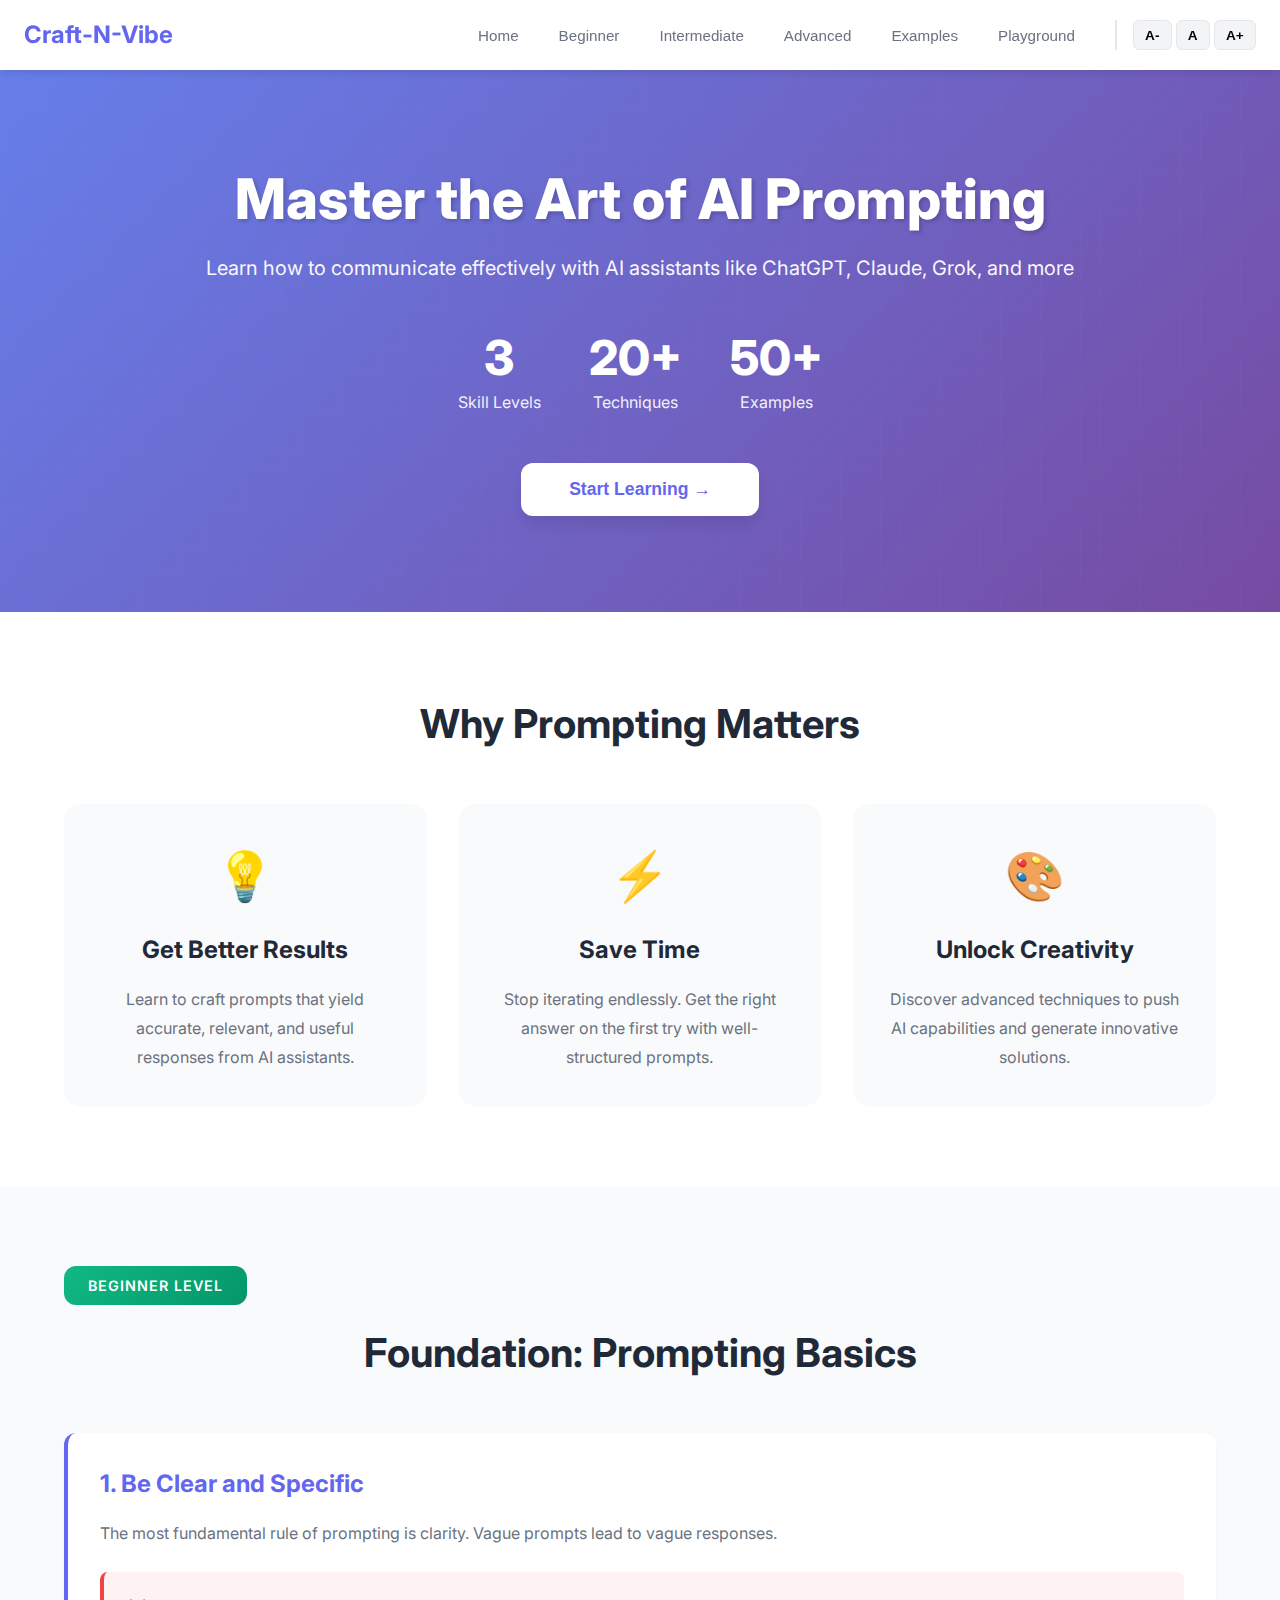
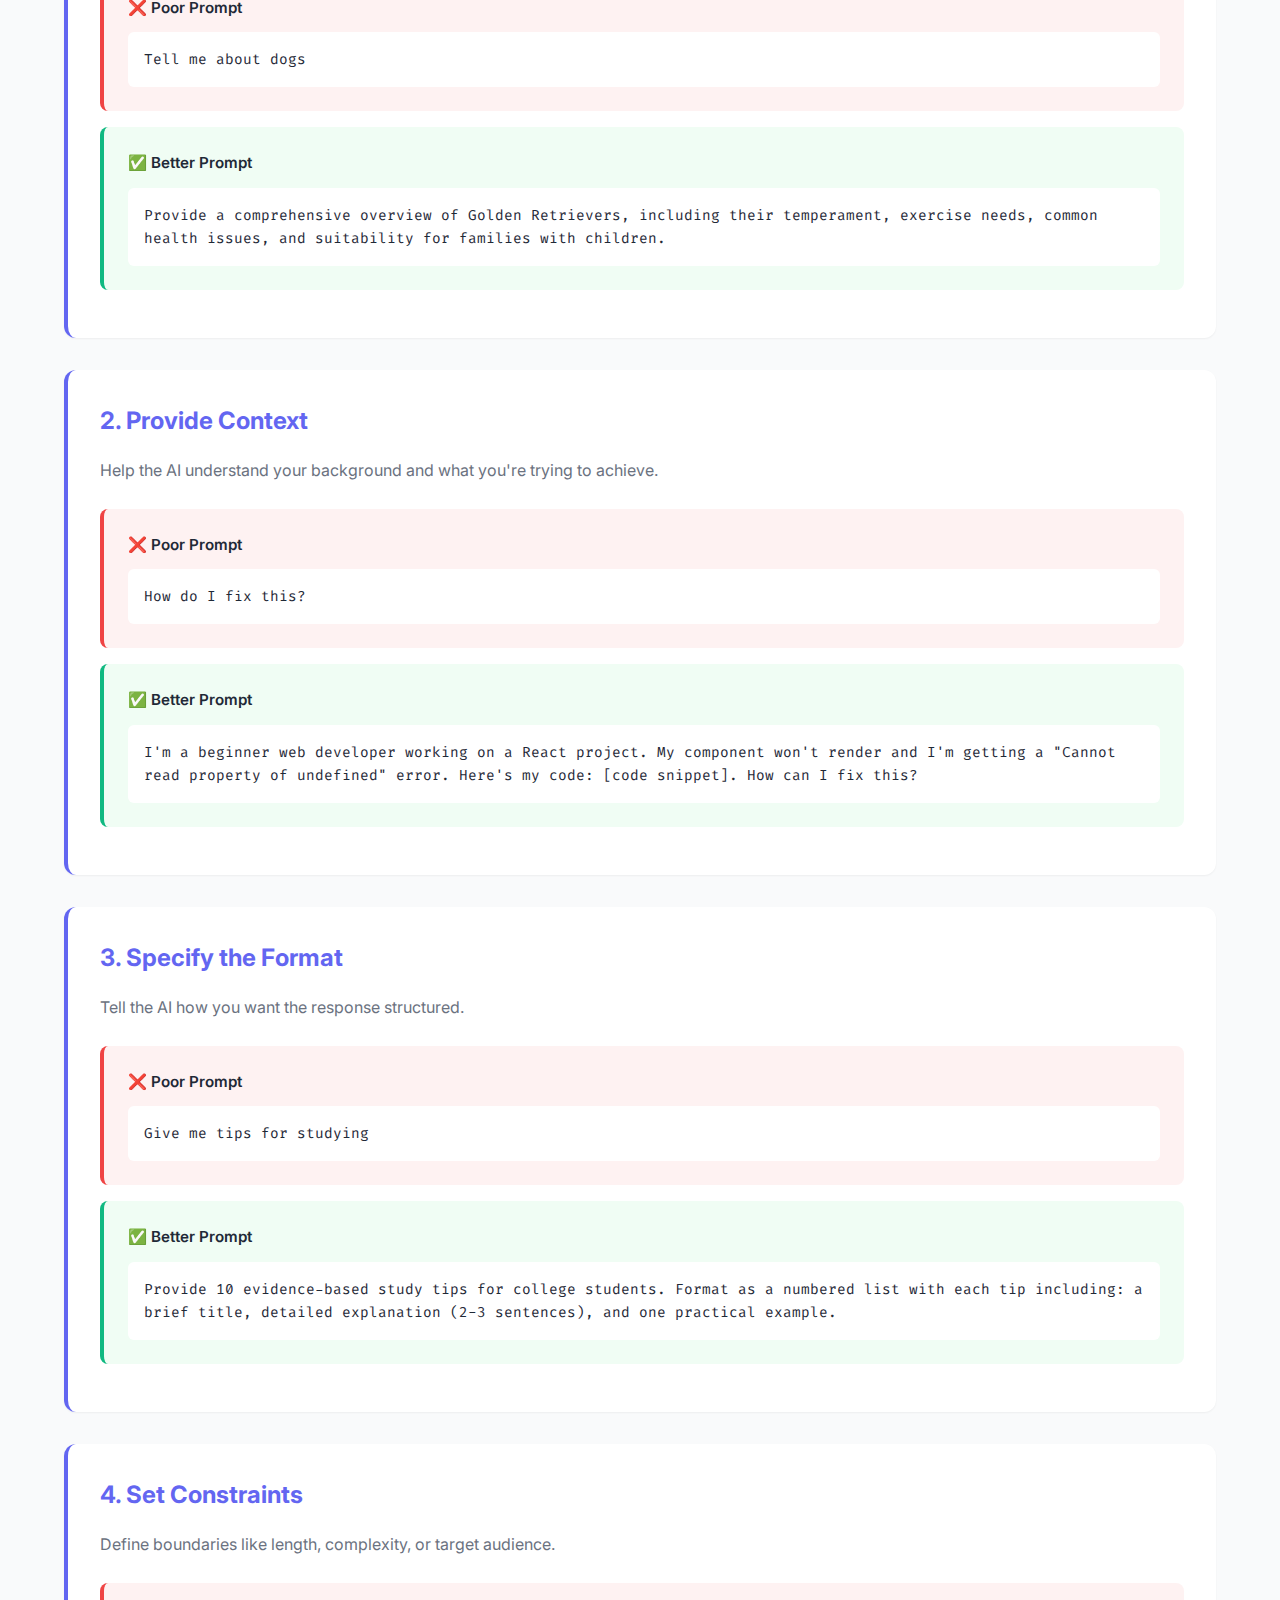
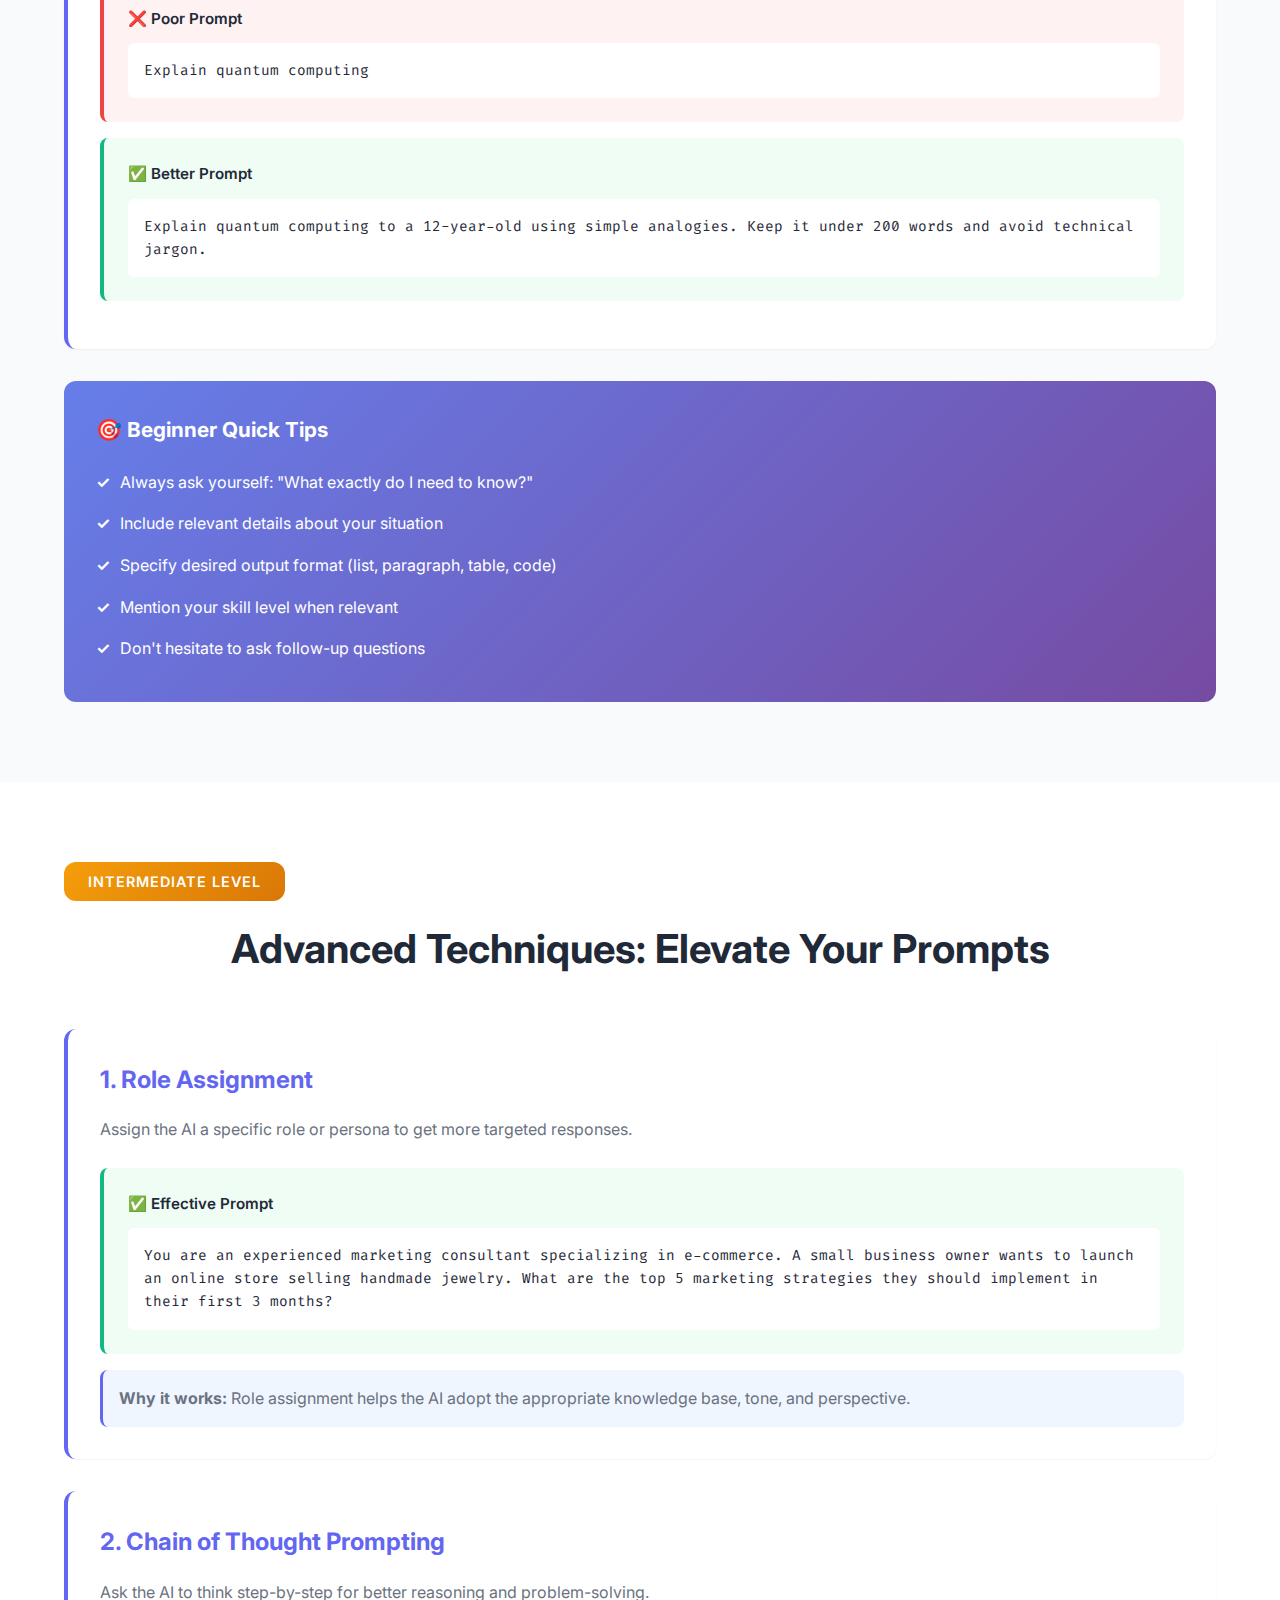
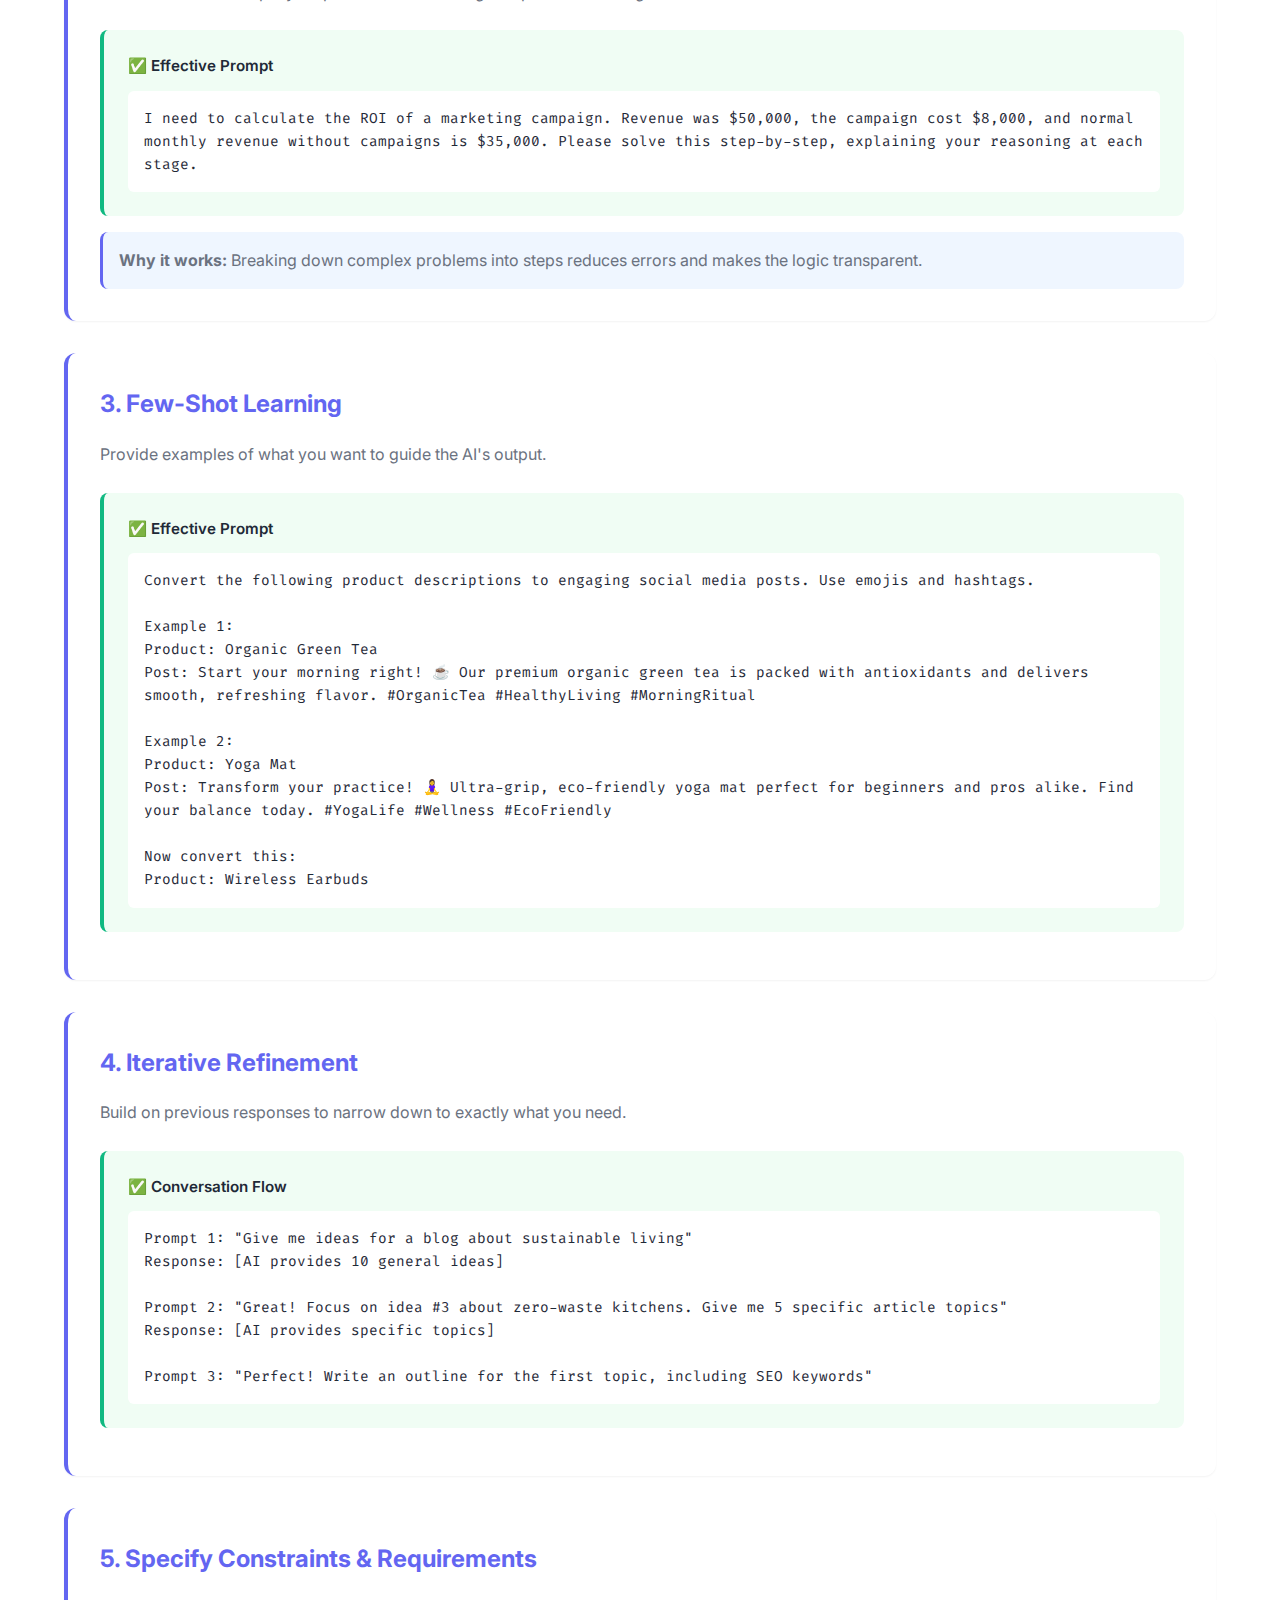
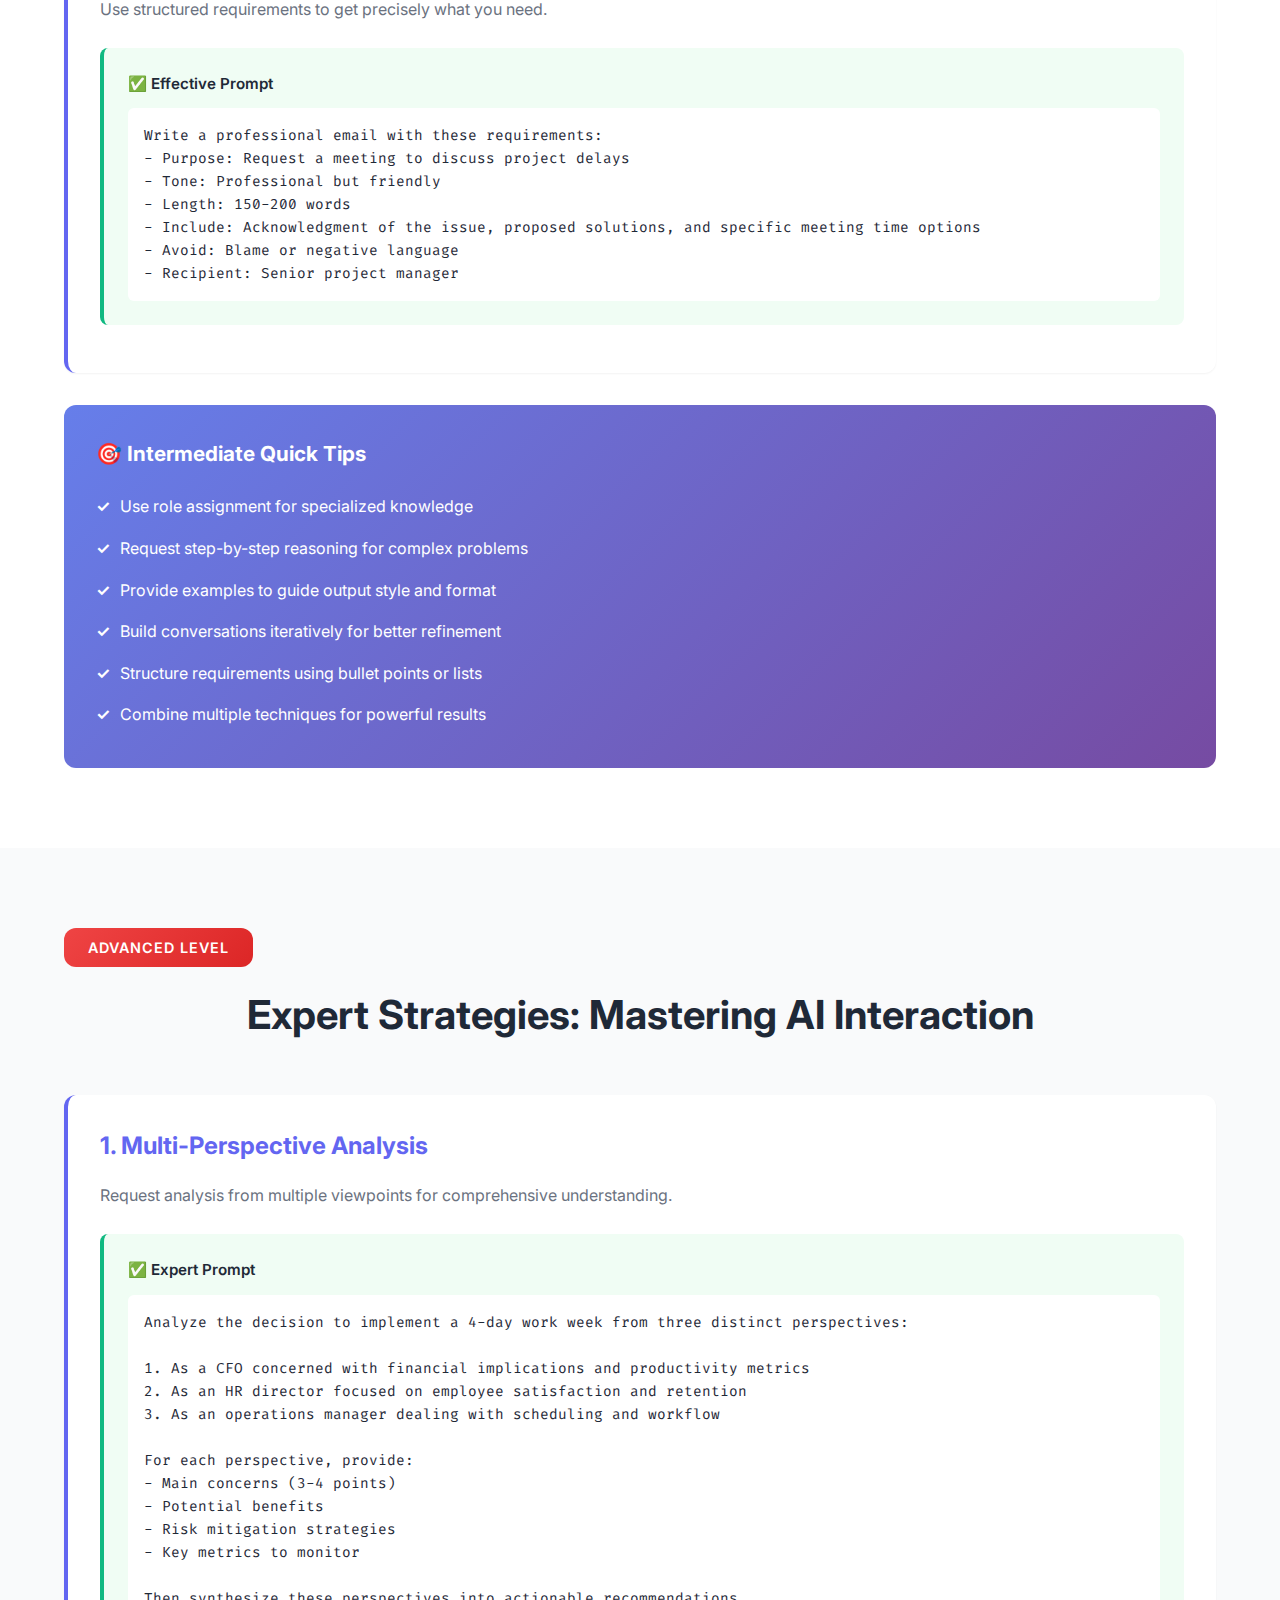
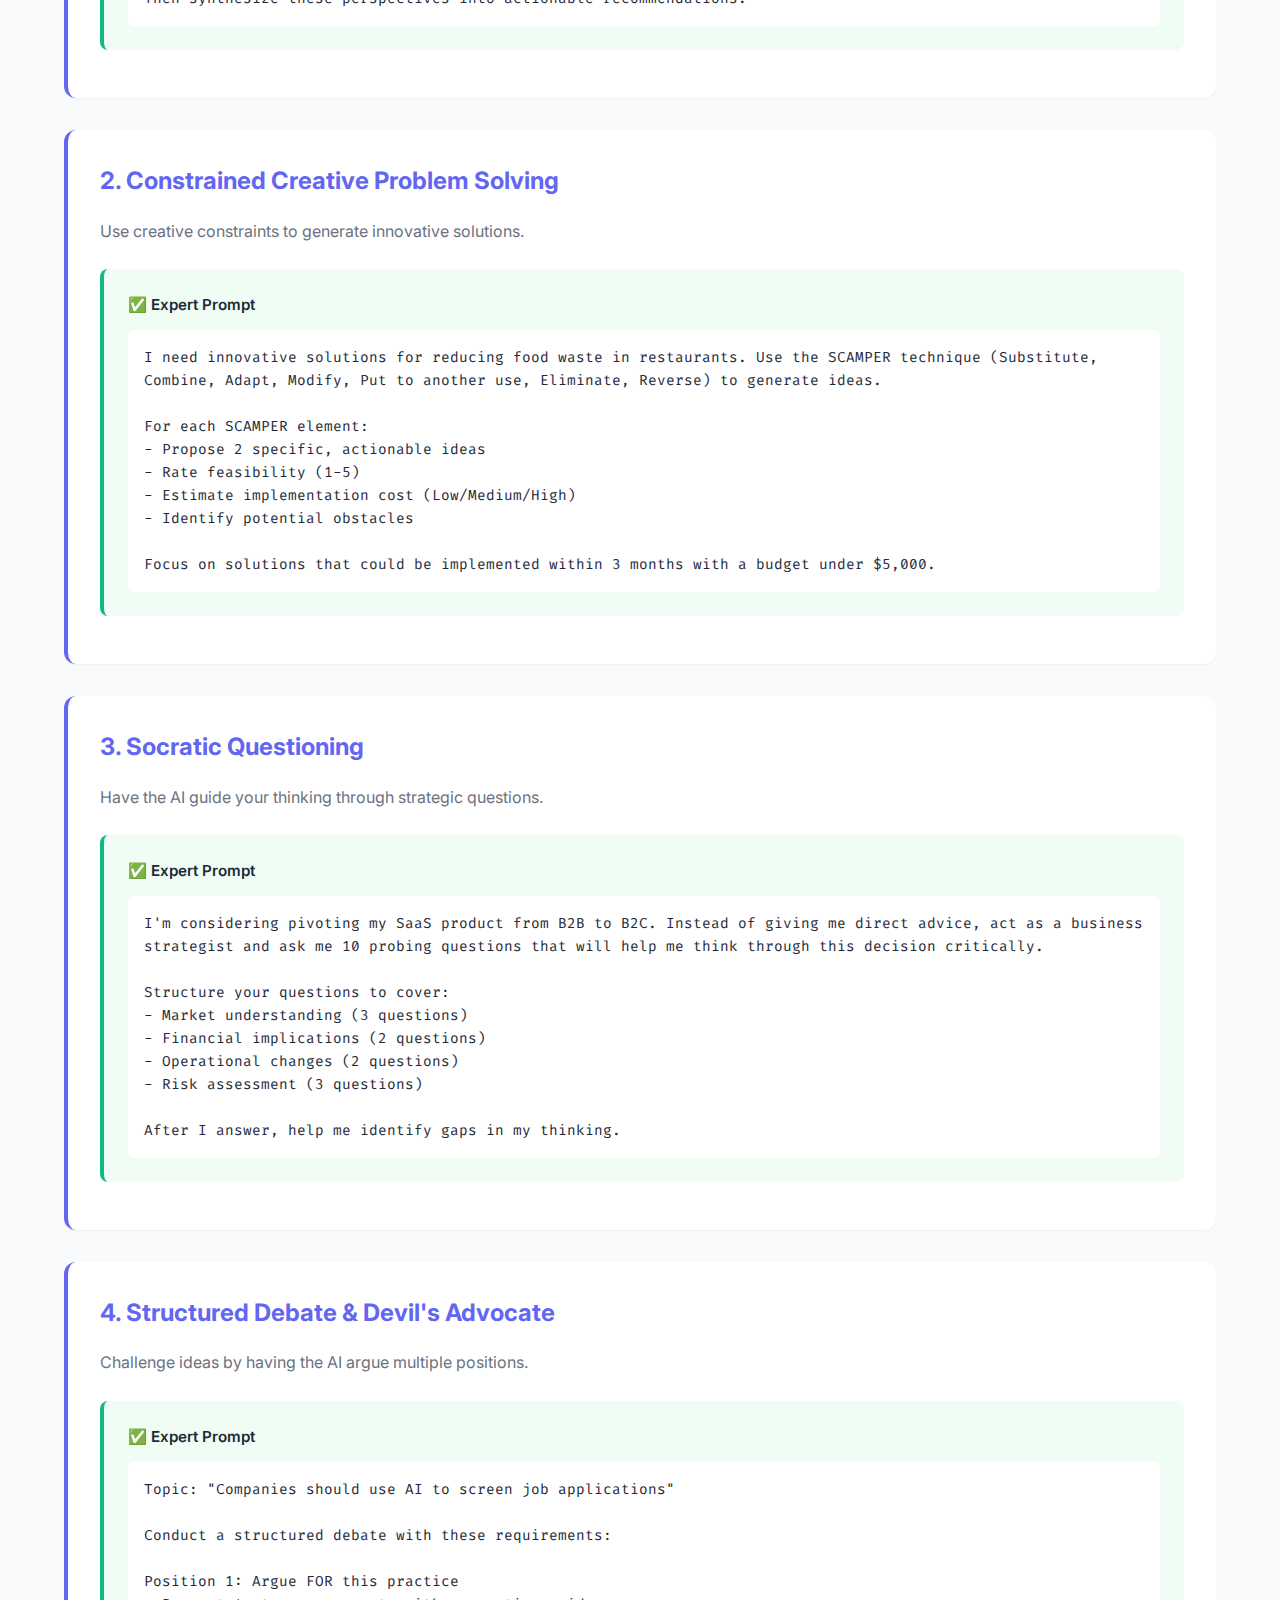
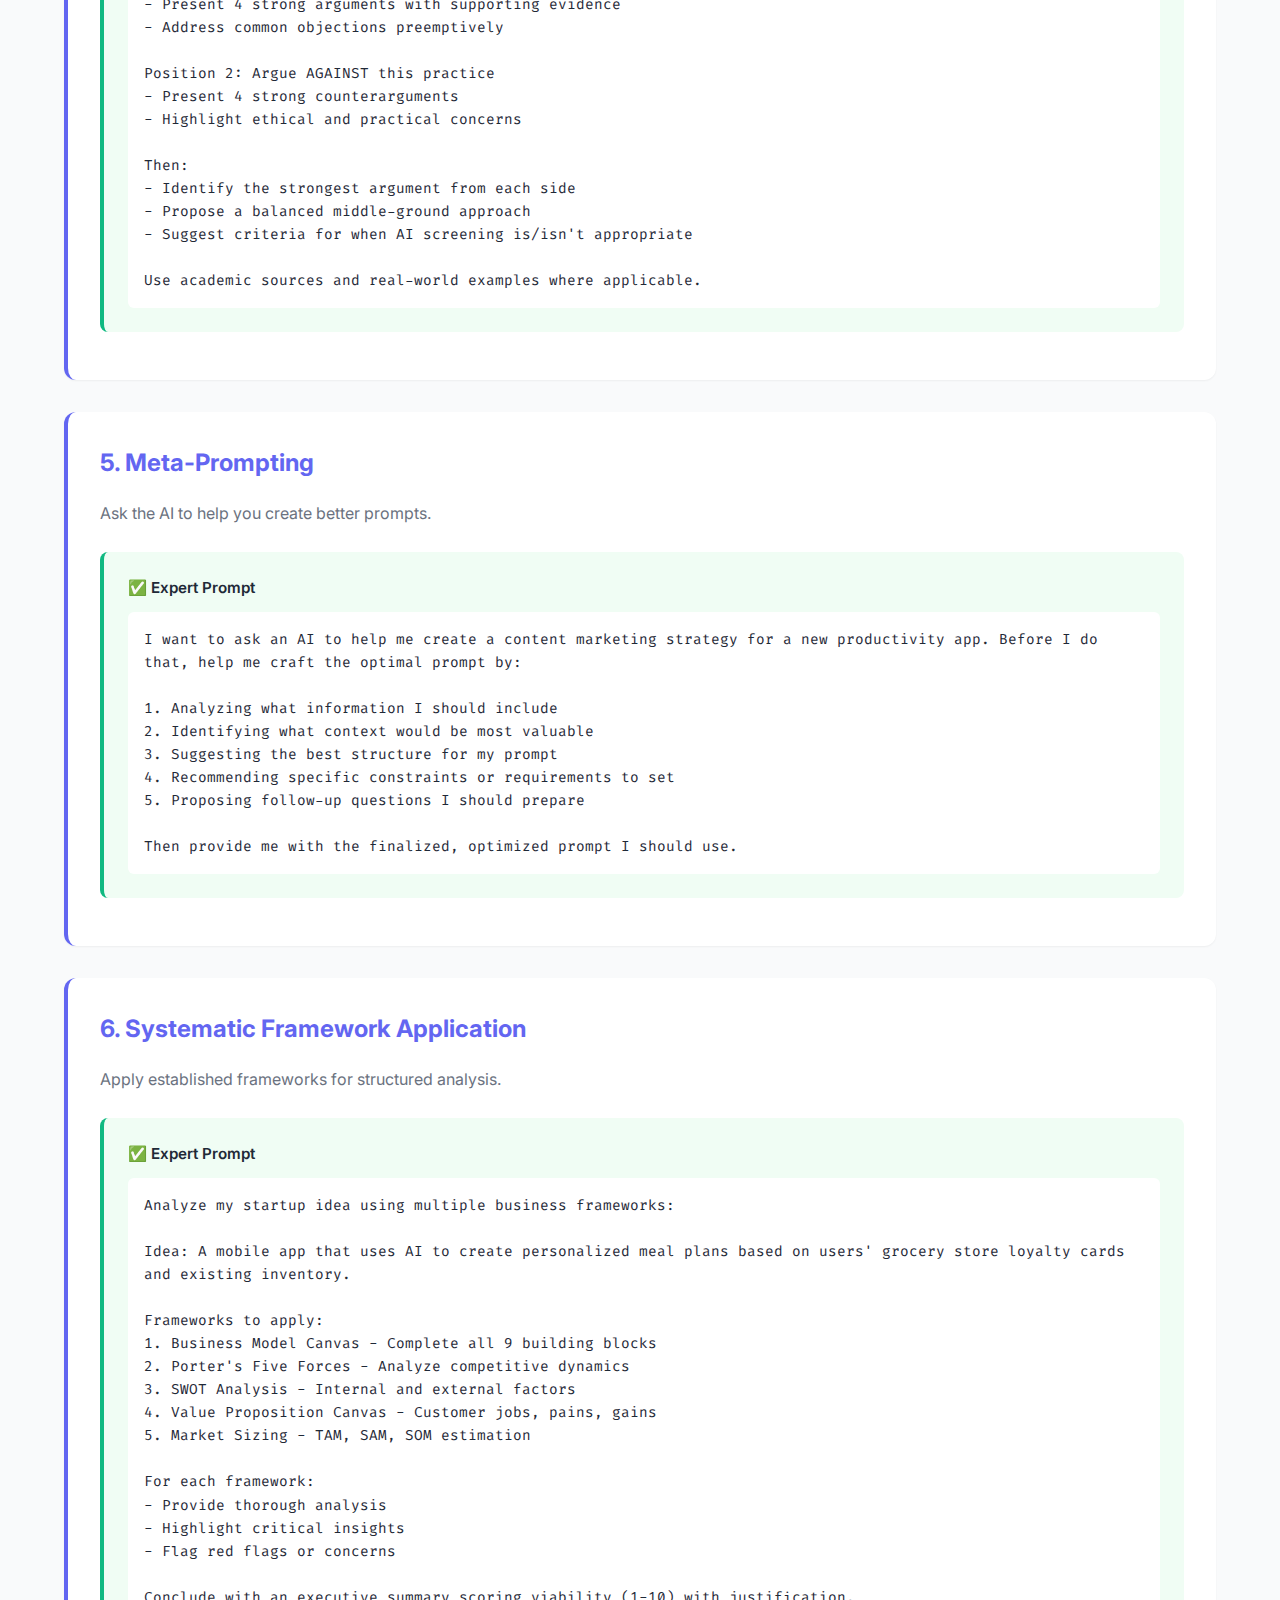
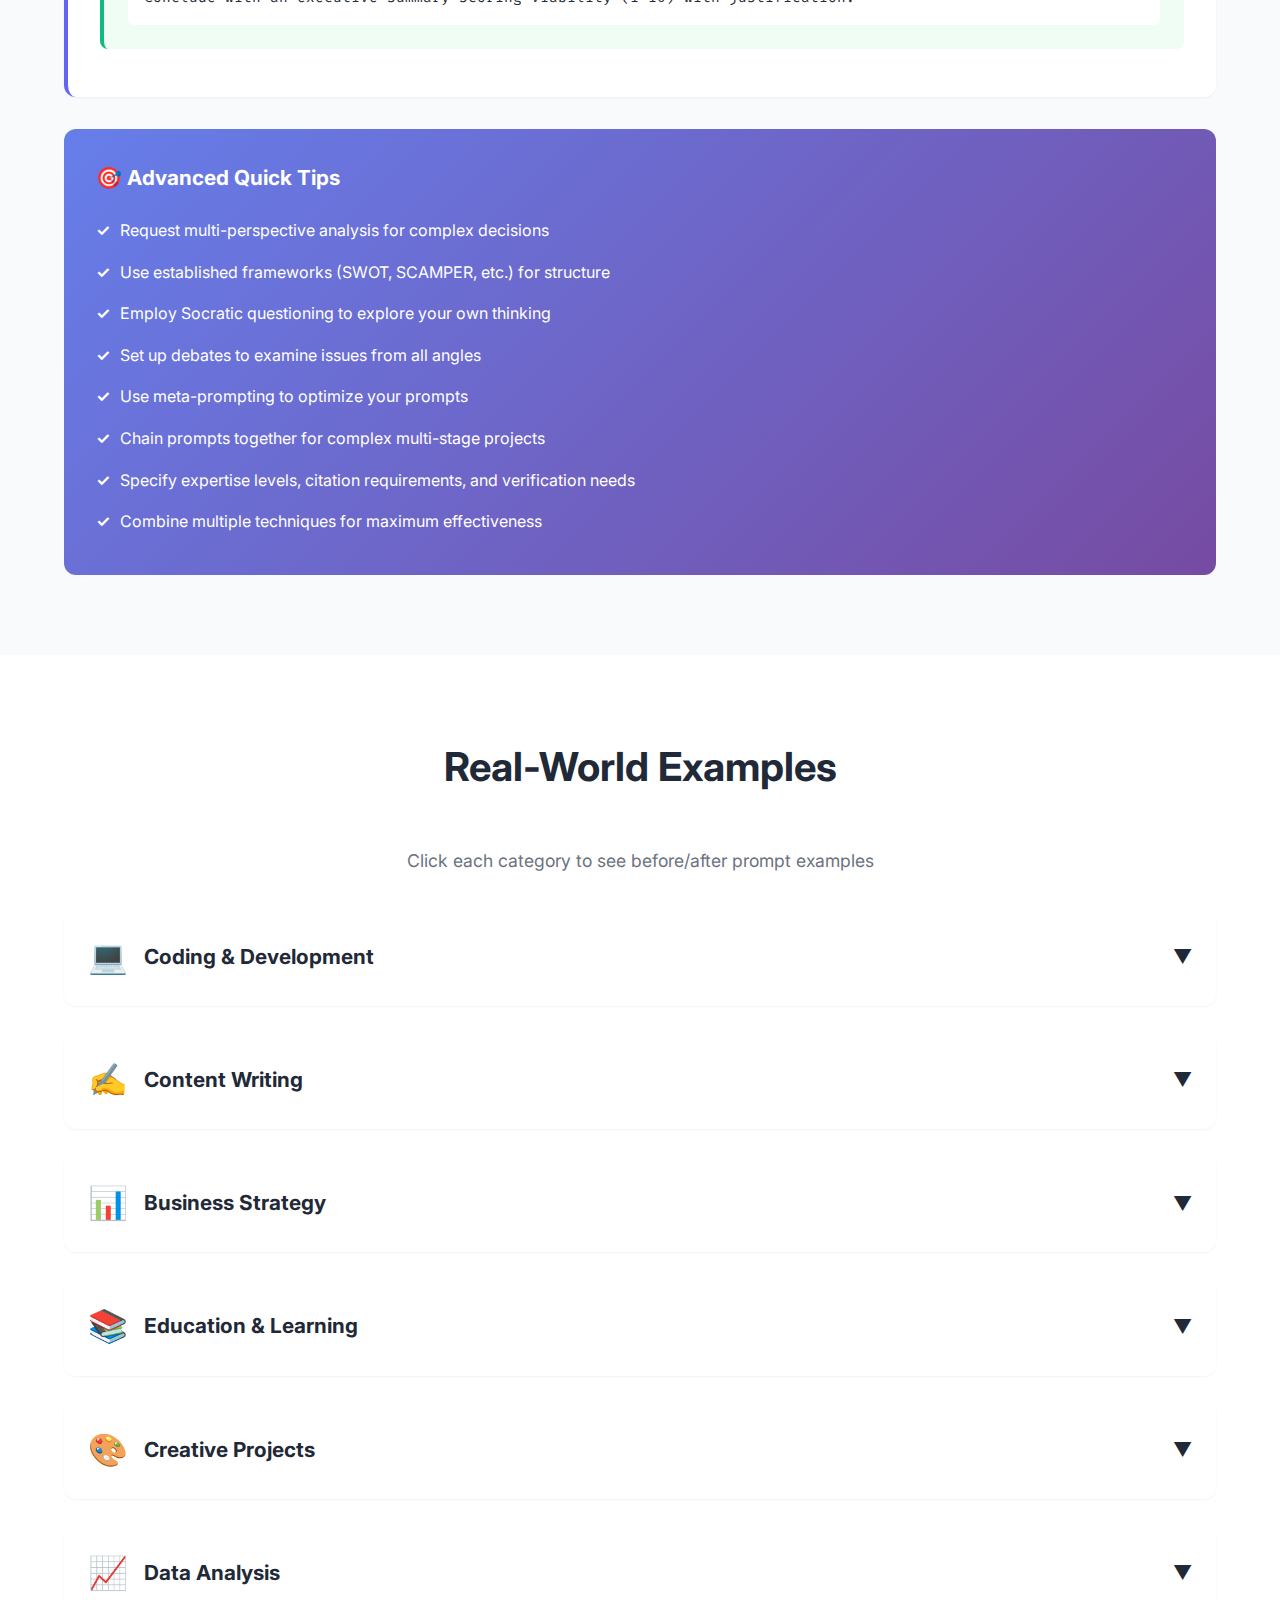
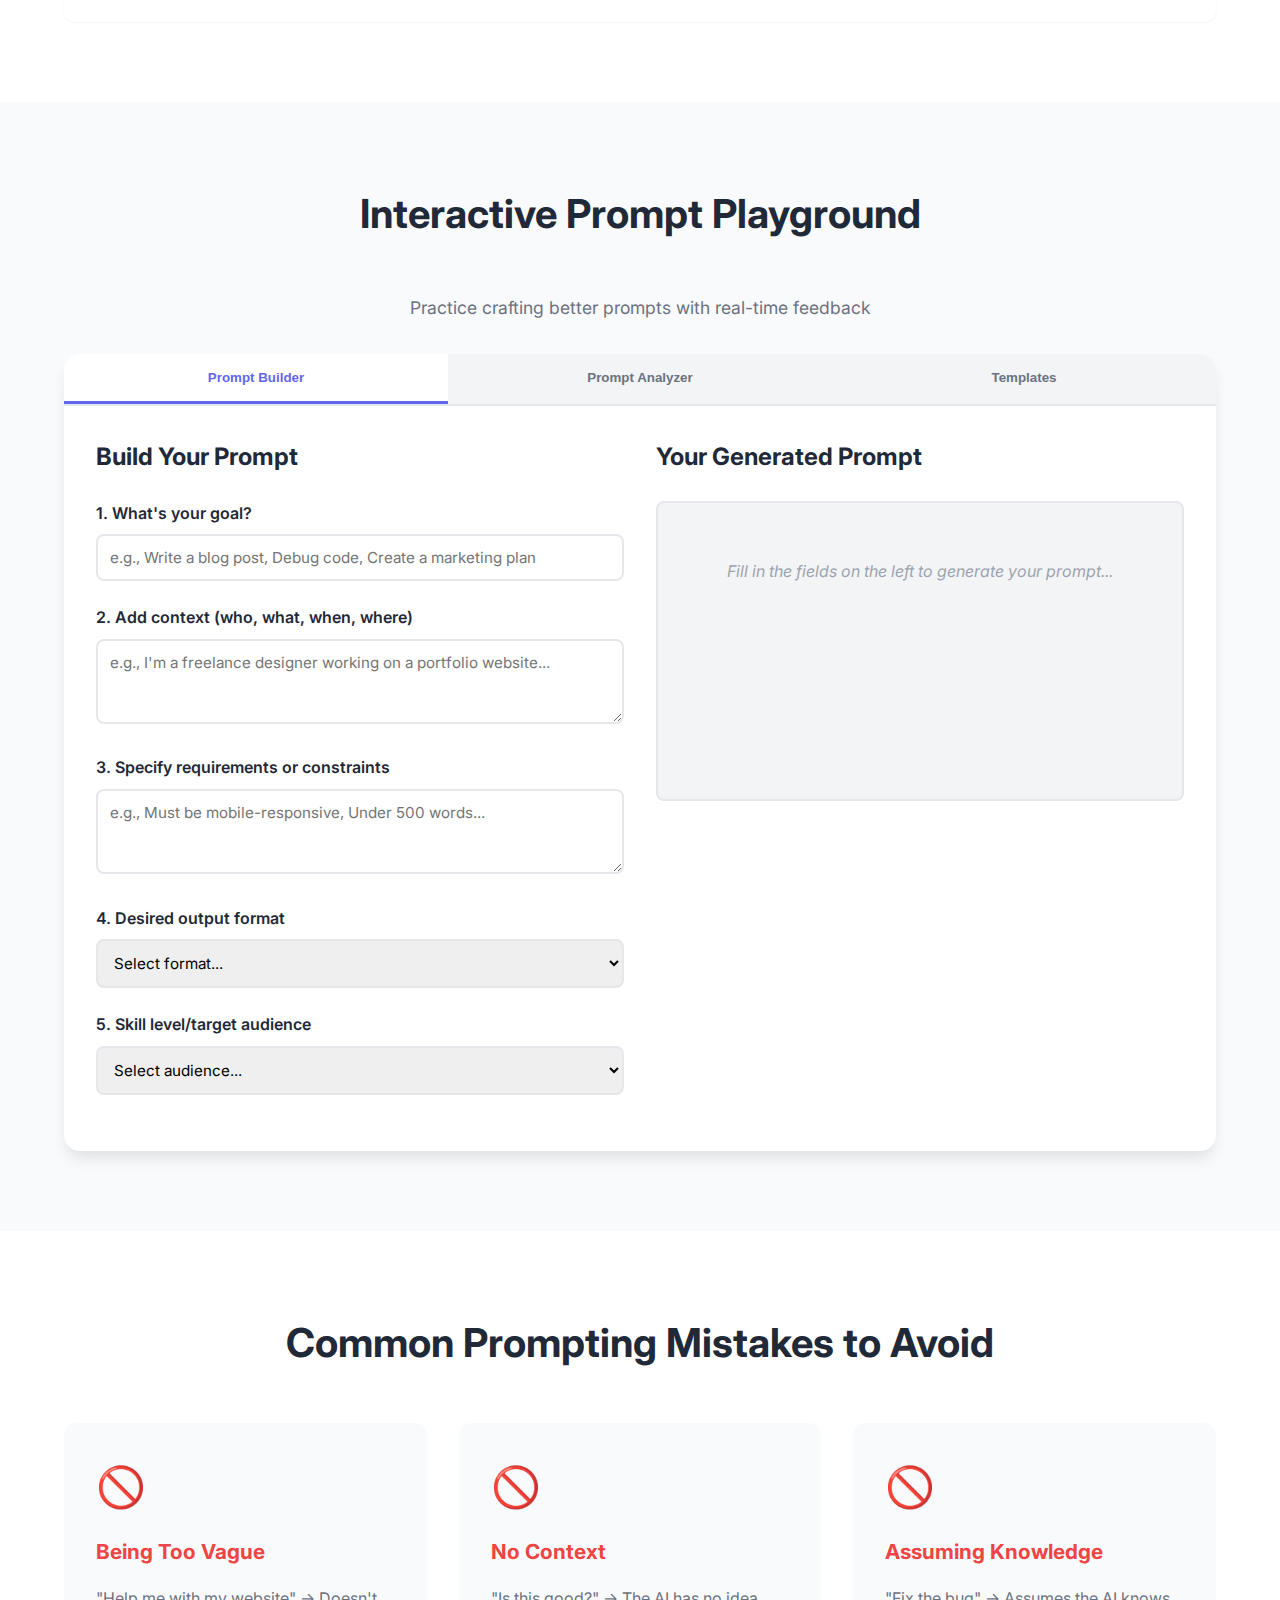
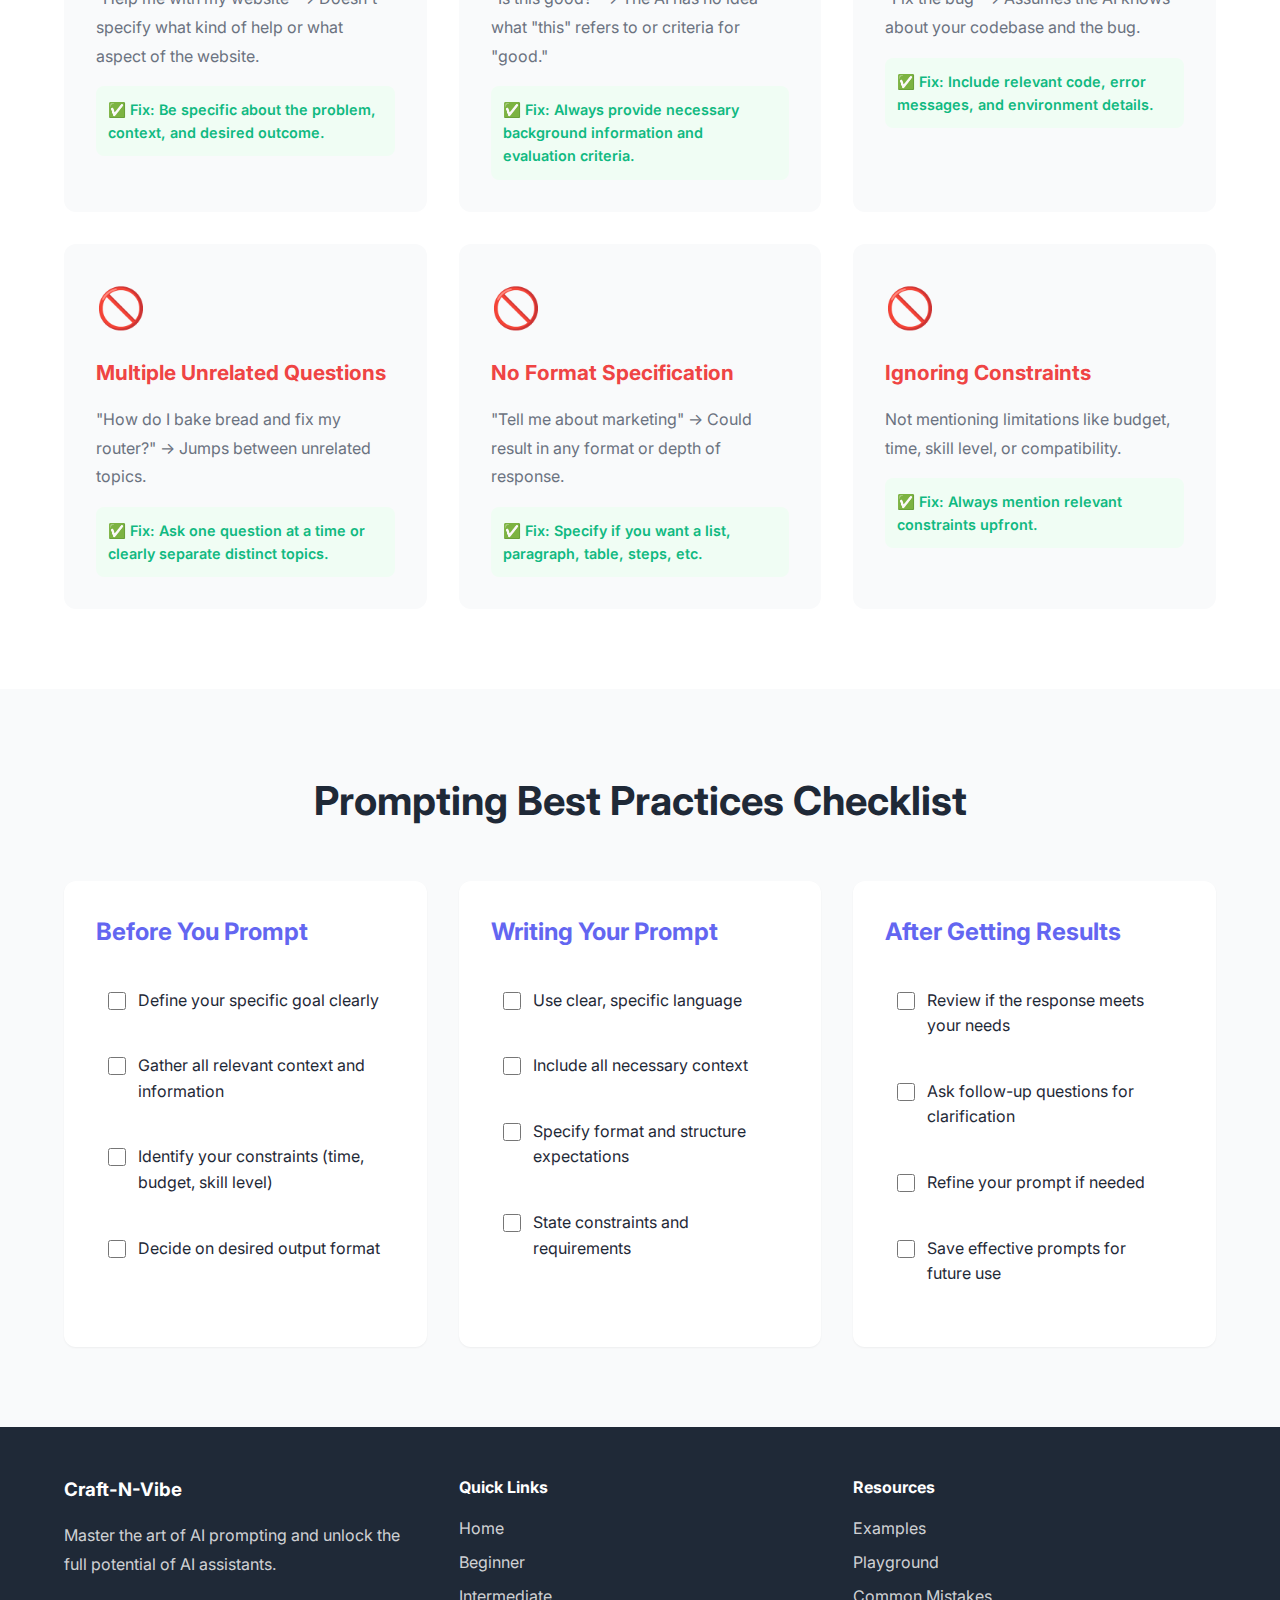
<file: index.html>
<!DOCTYPE html>
<html lang="en">
<head>
    <meta charset="UTF-8">
    <meta name="viewport" content="width=device-width, initial-scale=1.0">
    <title>Craft-N-Vibe</title>
    <link rel="stylesheet" href="styles.css">
    <link href="https://fonts.googleapis.com/css2?family=Inter:wght@300;400;500;600;700&family=Fira+Code:wght@400;500&display=swap" rel="stylesheet">
</head>
<body>
    <!-- Navigation Bar -->
    <nav class="navbar">
        <div class="nav-container">
            <div class="logo">
                <!-- <span class="logo-icon">🎯</span> -->
                <span class="logo-text">Craft-N-Vibe</span>
            </div>
            <div class="nav-controls">
                <button class="nav-link" onclick="scrollToSection('home')">Home</button>
                <button class="nav-link" onclick="scrollToSection('beginner')">Beginner</button>
                <button class="nav-link" onclick="scrollToSection('intermediate')">Intermediate</button>
                <button class="nav-link" onclick="scrollToSection('advanced')">Advanced</button>
                <button class="nav-link" onclick="scrollToSection('examples')">Examples</button>
                <button class="nav-link" onclick="scrollToSection('playground')">Playground</button>
                <div class="text-size-control">
                    <button onclick="adjustTextSize('decrease')" class="size-btn" title="Decrease text size">A-</button>
                    <button onclick="adjustTextSize('reset')" class="size-btn" title="Reset text size">A</button>
                    <button onclick="adjustTextSize('increase')" class="size-btn" title="Increase text size">A+</button>
                </div>
            </div>
            <button class="mobile-menu-btn" onclick="toggleMobileMenu()">☰</button>
        </div>
    </nav>

    <!-- Mobile Menu -->
    <div class="mobile-menu" id="mobileMenu">
        <button class="nav-link" onclick="scrollToSection('home')">Home</button>
        <button class="nav-link" onclick="scrollToSection('beginner')">Beginner</button>
        <button class="nav-link" onclick="scrollToSection('intermediate')">Intermediate</button>
        <button class="nav-link" onclick="scrollToSection('advanced')">Advanced</button>
        <button class="nav-link" onclick="scrollToSection('examples')">Examples</button>
        <button class="nav-link" onclick="scrollToSection('playground')">Playground</button>
    </div>

    <!-- Hero Section -->
    <section id="home" class="hero">
        <div class="hero-content">
            <h1 class="hero-title">Master the Art of AI Prompting</h1>
            <p class="hero-subtitle">Learn how to communicate effectively with AI assistants like ChatGPT, Claude, Grok, and more</p>
            <div class="hero-stats">
                <div class="stat-card">
                    <div class="stat-number">3</div>
                    <div class="stat-label">Skill Levels</div>
                </div>
                <div class="stat-card">
                    <div class="stat-number">20+</div>
                    <div class="stat-label">Techniques</div>
                </div>
                <div class="stat-card">
                    <div class="stat-number">50+</div>
                    <div class="stat-label">Examples</div>
                </div>
            </div>
            <button class="cta-button" onclick="scrollToSection('beginner')">Start Learning →</button>
        </div>
    </section>

    <!-- Introduction Section -->
    <section class="intro-section">
        <div class="container">
            <h2 class="section-title">Why Prompting Matters</h2>
            <div class="intro-grid">
                <div class="intro-card">
                    <div class="intro-icon">💡</div>
                    <h3>Get Better Results</h3>
                    <p>Learn to craft prompts that yield accurate, relevant, and useful responses from AI assistants.</p>
                </div>
                <div class="intro-card">
                    <div class="intro-icon">⚡</div>
                    <h3>Save Time</h3>
                    <p>Stop iterating endlessly. Get the right answer on the first try with well-structured prompts.</p>
                </div>
                <div class="intro-card">
                    <div class="intro-icon">🎨</div>
                    <h3>Unlock Creativity</h3>
                    <p>Discover advanced techniques to push AI capabilities and generate innovative solutions.</p>
                </div>
            </div>
        </div>
    </section>

    <!-- Beginner Section -->
    <section id="beginner" class="content-section">
        <div class="container">
            <div class="level-badge beginner-badge">Beginner Level</div>
            <h2 class="section-title">Foundation: Prompting Basics</h2>
            
            <div class="content-card">
                <h3>1. Be Clear and Specific</h3>
                <p>The most fundamental rule of prompting is clarity. Vague prompts lead to vague responses.</p>
                <div class="example-box bad">
                    <div class="example-label">❌ Poor Prompt</div>
                    <code>Tell me about dogs</code>
                </div>
                <div class="example-box good">
                    <div class="example-label">✅ Better Prompt</div>
                    <code>Provide a comprehensive overview of Golden Retrievers, including their temperament, exercise needs, common health issues, and suitability for families with children.</code>
                </div>
            </div>

            <div class="content-card">
                <h3>2. Provide Context</h3>
                <p>Help the AI understand your background and what you're trying to achieve.</p>
                <div class="example-box bad">
                    <div class="example-label">❌ Poor Prompt</div>
                    <code>How do I fix this?</code>
                </div>
                <div class="example-box good">
                    <div class="example-label">✅ Better Prompt</div>
                    <code>I'm a beginner web developer working on a React project. My component won't render and I'm getting a "Cannot read property of undefined" error. Here's my code: [code snippet]. How can I fix this?</code>
                </div>
            </div>

            <div class="content-card">
                <h3>3. Specify the Format</h3>
                <p>Tell the AI how you want the response structured.</p>
                <div class="example-box bad">
                    <div class="example-label">❌ Poor Prompt</div>
                    <code>Give me tips for studying</code>
                </div>
                <div class="example-box good">
                    <div class="example-label">✅ Better Prompt</div>
                    <code>Provide 10 evidence-based study tips for college students. Format as a numbered list with each tip including: a brief title, detailed explanation (2-3 sentences), and one practical example.</code>
                </div>
            </div>

            <div class="content-card">
                <h3>4. Set Constraints</h3>
                <p>Define boundaries like length, complexity, or target audience.</p>
                <div class="example-box bad">
                    <div class="example-label">❌ Poor Prompt</div>
                    <code>Explain quantum computing</code>
                </div>
                <div class="example-box good">
                    <div class="example-label">✅ Better Prompt</div>
                    <code>Explain quantum computing to a 12-year-old using simple analogies. Keep it under 200 words and avoid technical jargon.</code>
                </div>
            </div>

            <div class="tips-box">
                <h4>🎯 Beginner Quick Tips</h4>
                <ul>
                    <li>Always ask yourself: "What exactly do I need to know?"</li>
                    <li>Include relevant details about your situation</li>
                    <li>Specify desired output format (list, paragraph, table, code)</li>
                    <li>Mention your skill level when relevant</li>
                    <li>Don't hesitate to ask follow-up questions</li>
                </ul>
            </div>
        </div>
    </section>

    <!-- Intermediate Section -->
    <section id="intermediate" class="content-section">
        <div class="container">
            <div class="level-badge intermediate-badge">Intermediate Level</div>
            <h2 class="section-title">Advanced Techniques: Elevate Your Prompts</h2>
            
            <div class="content-card">
                <h3>1. Role Assignment</h3>
                <p>Assign the AI a specific role or persona to get more targeted responses.</p>
                <div class="example-box good">
                    <div class="example-label">✅ Effective Prompt</div>
                    <code>You are an experienced marketing consultant specializing in e-commerce. A small business owner wants to launch an online store selling handmade jewelry. What are the top 5 marketing strategies they should implement in their first 3 months?</code>
                </div>
                <div class="technique-note">
                    <strong>Why it works:</strong> Role assignment helps the AI adopt the appropriate knowledge base, tone, and perspective.
                </div>
            </div>

            <div class="content-card">
                <h3>2. Chain of Thought Prompting</h3>
                <p>Ask the AI to think step-by-step for better reasoning and problem-solving.</p>
                <div class="example-box good">
                    <div class="example-label">✅ Effective Prompt</div>
                    <code>I need to calculate the ROI of a marketing campaign. Revenue was $50,000, the campaign cost $8,000, and normal monthly revenue without campaigns is $35,000. Please solve this step-by-step, explaining your reasoning at each stage.</code>
                </div>
                <div class="technique-note">
                    <strong>Why it works:</strong> Breaking down complex problems into steps reduces errors and makes the logic transparent.
                </div>
            </div>

            <div class="content-card">
                <h3>3. Few-Shot Learning</h3>
                <p>Provide examples of what you want to guide the AI's output.</p>
                <div class="example-box good">
                    <div class="example-label">✅ Effective Prompt</div>
                    <code>Convert the following product descriptions to engaging social media posts. Use emojis and hashtags.

Example 1:
Product: Organic Green Tea
Post: Start your morning right! ☕ Our premium organic green tea is packed with antioxidants and delivers smooth, refreshing flavor. #OrganicTea #HealthyLiving #MorningRitual

Example 2:
Product: Yoga Mat
Post: Transform your practice! 🧘‍♀️ Ultra-grip, eco-friendly yoga mat perfect for beginners and pros alike. Find your balance today. #YogaLife #Wellness #EcoFriendly

Now convert this:
Product: Wireless Earbuds</code>
                </div>
            </div>

            <div class="content-card">
                <h3>4. Iterative Refinement</h3>
                <p>Build on previous responses to narrow down to exactly what you need.</p>
                <div class="example-box good">
                    <div class="example-label">✅ Conversation Flow</div>
                    <code>Prompt 1: "Give me ideas for a blog about sustainable living"
Response: [AI provides 10 general ideas]

Prompt 2: "Great! Focus on idea #3 about zero-waste kitchens. Give me 5 specific article topics"
Response: [AI provides specific topics]

Prompt 3: "Perfect! Write an outline for the first topic, including SEO keywords"</code>
                </div>
            </div>

            <div class="content-card">
                <h3>5. Specify Constraints & Requirements</h3>
                <p>Use structured requirements to get precisely what you need.</p>
                <div class="example-box good">
                    <div class="example-label">✅ Effective Prompt</div>
                    <code>Write a professional email with these requirements:
- Purpose: Request a meeting to discuss project delays
- Tone: Professional but friendly
- Length: 150-200 words
- Include: Acknowledgment of the issue, proposed solutions, and specific meeting time options
- Avoid: Blame or negative language
- Recipient: Senior project manager</code>
                </div>
            </div>

            <div class="tips-box">
                <h4>🎯 Intermediate Quick Tips</h4>
                <ul>
                    <li>Use role assignment for specialized knowledge</li>
                    <li>Request step-by-step reasoning for complex problems</li>
                    <li>Provide examples to guide output style and format</li>
                    <li>Build conversations iteratively for better refinement</li>
                    <li>Structure requirements using bullet points or lists</li>
                    <li>Combine multiple techniques for powerful results</li>
                </ul>
            </div>
        </div>
    </section>

    <!-- Advanced Section -->
    <section id="advanced" class="content-section">
        <div class="container">
            <div class="level-badge advanced-badge">Advanced Level</div>
            <h2 class="section-title">Expert Strategies: Mastering AI Interaction</h2>
            
            <div class="content-card">
                <h3>1. Multi-Perspective Analysis</h3>
                <p>Request analysis from multiple viewpoints for comprehensive understanding.</p>
                <div class="example-box good">
                    <div class="example-label">✅ Expert Prompt</div>
                    <code>Analyze the decision to implement a 4-day work week from three distinct perspectives:

1. As a CFO concerned with financial implications and productivity metrics
2. As an HR director focused on employee satisfaction and retention
3. As an operations manager dealing with scheduling and workflow

For each perspective, provide:
- Main concerns (3-4 points)
- Potential benefits
- Risk mitigation strategies
- Key metrics to monitor

Then synthesize these perspectives into actionable recommendations.</code>
                </div>
            </div>

            <div class="content-card">
                <h3>2. Constrained Creative Problem Solving</h3>
                <p>Use creative constraints to generate innovative solutions.</p>
                <div class="example-box good">
                    <div class="example-label">✅ Expert Prompt</div>
                    <code>I need innovative solutions for reducing food waste in restaurants. Use the SCAMPER technique (Substitute, Combine, Adapt, Modify, Put to another use, Eliminate, Reverse) to generate ideas. 

For each SCAMPER element:
- Propose 2 specific, actionable ideas
- Rate feasibility (1-5)
- Estimate implementation cost (Low/Medium/High)
- Identify potential obstacles

Focus on solutions that could be implemented within 3 months with a budget under $5,000.</code>
                </div>
            </div>

            <div class="content-card">
                <h3>3. Socratic Questioning</h3>
                <p>Have the AI guide your thinking through strategic questions.</p>
                <div class="example-box good">
                    <div class="example-label">✅ Expert Prompt</div>
                    <code>I'm considering pivoting my SaaS product from B2B to B2C. Instead of giving me direct advice, act as a business strategist and ask me 10 probing questions that will help me think through this decision critically. 

Structure your questions to cover:
- Market understanding (3 questions)
- Financial implications (2 questions)
- Operational changes (2 questions)
- Risk assessment (3 questions)

After I answer, help me identify gaps in my thinking.</code>
                </div>
            </div>

            <div class="content-card">
                <h3>4. Structured Debate & Devil's Advocate</h3>
                <p>Challenge ideas by having the AI argue multiple positions.</p>
                <div class="example-box good">
                    <div class="example-label">✅ Expert Prompt</div>
                    <code>Topic: "Companies should use AI to screen job applications"

Conduct a structured debate with these requirements:

Position 1: Argue FOR this practice
- Present 4 strong arguments with supporting evidence
- Address common objections preemptively

Position 2: Argue AGAINST this practice
- Present 4 strong counterarguments
- Highlight ethical and practical concerns

Then:
- Identify the strongest argument from each side
- Propose a balanced middle-ground approach
- Suggest criteria for when AI screening is/isn't appropriate

Use academic sources and real-world examples where applicable.</code>
                </div>
            </div>

            <div class="content-card">
                <h3>5. Meta-Prompting</h3>
                <p>Ask the AI to help you create better prompts.</p>
                <div class="example-box good">
                    <div class="example-label">✅ Expert Prompt</div>
                    <code>I want to ask an AI to help me create a content marketing strategy for a new productivity app. Before I do that, help me craft the optimal prompt by:

1. Analyzing what information I should include
2. Identifying what context would be most valuable
3. Suggesting the best structure for my prompt
4. Recommending specific constraints or requirements to set
5. Proposing follow-up questions I should prepare

Then provide me with the finalized, optimized prompt I should use.</code>
                </div>
            </div>

            <div class="content-card">
                <h3>6. Systematic Framework Application</h3>
                <p>Apply established frameworks for structured analysis.</p>
                <div class="example-box good">
                    <div class="example-label">✅ Expert Prompt</div>
                    <code>Analyze my startup idea using multiple business frameworks:

Idea: A mobile app that uses AI to create personalized meal plans based on users' grocery store loyalty cards and existing inventory.

Frameworks to apply:
1. Business Model Canvas - Complete all 9 building blocks
2. Porter's Five Forces - Analyze competitive dynamics
3. SWOT Analysis - Internal and external factors
4. Value Proposition Canvas - Customer jobs, pains, gains
5. Market Sizing - TAM, SAM, SOM estimation

For each framework:
- Provide thorough analysis
- Highlight critical insights
- Flag red flags or concerns

Conclude with an executive summary scoring viability (1-10) with justification.</code>
                </div>
            </div>

            <div class="tips-box">
                <h4>🎯 Advanced Quick Tips</h4>
                <ul>
                    <li>Request multi-perspective analysis for complex decisions</li>
                    <li>Use established frameworks (SWOT, SCAMPER, etc.) for structure</li>
                    <li>Employ Socratic questioning to explore your own thinking</li>
                    <li>Set up debates to examine issues from all angles</li>
                    <li>Use meta-prompting to optimize your prompts</li>
                    <li>Chain prompts together for complex multi-stage projects</li>
                    <li>Specify expertise levels, citation requirements, and verification needs</li>
                    <li>Combine multiple techniques for maximum effectiveness</li>
                </ul>
            </div>
        </div>
    </section>

    <!-- Examples Section -->
    <section id="examples" class="content-section examples-section">
        <div class="container">
            <h2 class="section-title">Real-World Examples</h2>
            <p class="section-subtitle">Click each category to see before/after prompt examples</p>
            
            <div class="examples-grid">
                <div class="example-category" onclick="toggleExample('coding')">
                    <div class="category-header">
                        <span class="category-icon">💻</span>
                        <h3>Coding & Development</h3>
                        <span class="expand-icon">▼</span>
                    </div>
                    <div class="category-content" id="coding">
                        <div class="comparison-box">
                            <div class="comparison-item poor">
                                <h4>❌ Weak Prompt</h4>
                                <code>How do I make a login page?</code>
                            </div>
                            <div class="comparison-item strong">
                                <h4>✅ Strong Prompt</h4>
                                <code>I'm building a React application and need to create a secure login page. Requirements:
- Username and password fields with validation
- "Remember me" checkbox
- Password visibility toggle
- Error handling for failed login attempts
- JWT token storage on successful login
- Responsive design for mobile and desktop
- Accessibility compliance (WCAG 2.1)

Please provide the complete React component code with comments, including form validation logic and API integration structure.</code>
                            </div>
                        </div>
                    </div>
                </div>

                <div class="example-category" onclick="toggleExample('writing')">
                    <div class="category-header">
                        <span class="category-icon">✍️</span>
                        <h3>Content Writing</h3>
                        <span class="expand-icon">▼</span>
                    </div>
                    <div class="category-content" id="writing">
                        <div class="comparison-box">
                            <div class="comparison-item poor">
                                <h4>❌ Weak Prompt</h4>
                                <code>Write a blog post about coffee</code>
                            </div>
                            <div class="comparison-item strong">
                                <h4>✅ Strong Prompt</h4>
                                <code>Write a 1200-word blog post titled "The Science of Coffee: How Brewing Methods Affect Taste"

Target Audience: Coffee enthusiasts who want to improve their home brewing
Tone: Informative yet conversational, enthusiastic but not pretentious
SEO Keywords: coffee brewing methods, coffee taste, home brewing, coffee science

Structure:
- Engaging introduction with a surprising fact
- 5 main sections covering different brewing methods
- Each section should explain the science and optimal parameters
- Include practical tips for home brewers
- Comparison table of brewing methods
- Conclusion with actionable recommendations

Additional requirements:
- Use subheadings for each section
- Include 2-3 internal linking opportunities
- Add a compelling meta description (155 characters)</code>
                            </div>
                        </div>
                    </div>
                </div>

                <div class="example-category" onclick="toggleExample('business')">
                    <div class="category-header">
                        <span class="category-icon">📊</span>
                        <h3>Business Strategy</h3>
                        <span class="expand-icon">▼</span>
                    </div>
                    <div class="category-content" id="business">
                        <div class="comparison-box">
                            <div class="comparison-item poor">
                                <h4>❌ Weak Prompt</h4>
                                <code>Give me marketing ideas</code>
                            </div>
                            <div class="comparison-item strong">
                                <h4>✅ Strong Prompt</h4>
                                <code>I need a comprehensive digital marketing strategy for Q1 2025.

Business Context:
- B2B SaaS company providing project management software
- Target: Small to medium businesses (10-200 employees)
- Current MRR: $50K, Goal: $100K by end of Q1
- Marketing budget: $15K/month
- Team: 1 marketer, 1 content creator

Request:
Create a detailed marketing plan including:
1. Top 3 channel priorities with budget allocation
2. Content calendar framework
3. Specific campaign ideas with expected ROI
4. KPIs to track for each channel
5. Quick wins we can implement in first 2 weeks
6. Longer-term strategies for months 2-3

Format: Executive summary + detailed tactics for each channel</code>
                            </div>
                        </div>
                    </div>
                </div>

                <div class="example-category" onclick="toggleExample('education')">
                    <div class="category-header">
                        <span class="category-icon">📚</span>
                        <h3>Education & Learning</h3>
                        <span class="expand-icon">▼</span>
                    </div>
                    <div class="category-content" id="education">
                        <div class="comparison-box">
                            <div class="comparison-item poor">
                                <h4>❌ Weak Prompt</h4>
                                <code>Teach me Python</code>
                            </div>
                            <div class="comparison-item strong">
                                <h4>✅ Strong Prompt</h4>
                                <code>Create a personalized Python learning plan for me.

My Background:
- Experience: Beginner programmer (know basic HTML/CSS)
- Time available: 1 hour/day, 5 days/week
- Learning goal: Build a web scraper to collect job postings
- Timeline: 8 weeks
- Preferred learning style: Project-based with practical examples

Plan Requirements:
1. Week-by-week curriculum breakdown
2. Specific topics to cover each week
3. Recommended resources (free preferred)
4. Daily practice exercises (15-20 minutes)
5. Weekly mini-projects that build toward final goal
6. Common pitfalls to avoid at each stage
7. Checkpoints to assess progress

Additional:
- Include tips for staying motivated
- Suggest communities/forums for getting help</code>
                            </div>
                        </div>
                    </div>
                </div>

                <div class="example-category" onclick="toggleExample('creative')">
                    <div class="category-header">
                        <span class="category-icon">🎨</span>
                        <h3>Creative Projects</h3>
                        <span class="expand-icon">▼</span>
                    </div>
                    <div class="category-content" id="creative">
                        <div class="comparison-box">
                            <div class="comparison-item poor">
                                <h4>❌ Weak Prompt</h4>
                                <code>Give me story ideas</code>
                            </div>
                            <div class="comparison-item strong">
                                <h4>✅ Strong Prompt</h4>
                                <code>Generate 5 unique short story concepts with detailed premises.

Genre: Science fiction with philosophical themes
Tone: Thought-provoking, character-driven
Inspiration: Stories like Black Mirror, Ex Machina, Arrival

Story Requirements:
Each concept should include:
- Premise (3-4 sentences)
- Main character profile (motivation, conflict, arc)
- Central philosophical question explored
- Unique sci-fi element or technology
- Key plot points (beginning, middle, end)
- Themes and undertones
- Potential twist or unexpected element

Additional preferences:
- Avoid apocalyptic scenarios
- Include diverse characters
- Set in near-future (next 50 years)
- Focus on human relationships and ethics</code>
                            </div>
                        </div>
                    </div>
                </div>

                <div class="example-category" onclick="toggleExample('data')">
                    <div class="category-header">
                        <span class="category-icon">📈</span>
                        <h3>Data Analysis</h3>
                        <span class="expand-icon">▼</span>
                    </div>
                    <div class="category-content" id="data">
                        <div class="comparison-box">
                            <div class="comparison-item poor">
                                <h4>❌ Weak Prompt</h4>
                                <code>Analyze this data</code>
                            </div>
                            <div class="comparison-item strong">
                                <h4>✅ Strong Prompt</h4>
                                <code>Perform a comprehensive analysis of my e-commerce store data.

Data Context:
- Time period: Last 6 months (Jan-June 2024)
- Total transactions: 3,547
- Revenue: $287,450
- Product categories: Electronics, Home, Fashion, Sports

Analysis Requests:
1. Sales Trends - Monthly revenue trends with growth rates
2. Product Performance - Top 10 products by revenue
3. Customer Insights - Geographic distribution
4. Operational Metrics - Average order value trends
5. Recommendations - Product inventory recommendations

Output format:
- Executive summary (3-4 key findings)
- Detailed analysis for each section
- Visualization suggestions for each finding
- Prioritized action items with expected impact</code>
                            </div>
                        </div>
                    </div>
                </div>
            </div>
        </div>
    </section>

    <!-- Interactive Playground -->
    <section id="playground" class="playground-section">
        <div class="container">
            <h2 class="section-title">Interactive Prompt Playground</h2>
            <p class="section-subtitle">Practice crafting better prompts with real-time feedback</p>
            
            <div class="playground-container">
                <div class="playground-tabs">
                    <button class="playground-tab active" onclick="switchTab('builder')">Prompt Builder</button>
                    <button class="playground-tab" onclick="switchTab('analyzer')">Prompt Analyzer</button>
                    <button class="playground-tab" onclick="switchTab('templates')">Templates</button>
                </div>

                <!-- Prompt Builder Tab -->
                <div id="builder" class="playground-content active">
                    <div class="builder-grid">
                        <div class="builder-section">
                            <h3>Build Your Prompt</h3>
                            <div class="form-group">
                                <label>1. What's your goal?</label>
                                <input type="text" id="goal" placeholder="e.g., Write a blog post, Debug code, Create a marketing plan" oninput="updatePrompt()">
                            </div>
                            <div class="form-group">
                                <label>2. Add context (who, what, when, where)</label>
                                <textarea id="context" rows="3" placeholder="e.g., I'm a freelance designer working on a portfolio website..." oninput="updatePrompt()"></textarea>
                            </div>
                            <div class="form-group">
                                <label>3. Specify requirements or constraints</label>
                                <textarea id="requirements" rows="3" placeholder="e.g., Must be mobile-responsive, Under 500 words..." oninput="updatePrompt()"></textarea>
                            </div>
                            <div class="form-group">
                                <label>4. Desired output format</label>
                                <select id="format" onchange="updatePrompt()">
                                    <option value="">Select format...</option>
                                    <option value="detailed paragraph">Detailed paragraph</option>
                                    <option value="numbered list">Numbered list</option>
                                    <option value="bullet points">Bullet points</option>
                                    <option value="code with comments">Code with comments</option>
                                    <option value="step-by-step guide">Step-by-step guide</option>
                                    <option value="table">Table</option>
                                </select>
                            </div>
                            <div class="form-group">
                                <label>5. Skill level/target audience</label>
                                <select id="audience" onchange="updatePrompt()">
                                    <option value="">Select audience...</option>
                                    <option value="complete beginner">Complete beginner</option>
                                    <option value="beginner">Beginner</option>
                                    <option value="intermediate">Intermediate</option>
                                    <option value="advanced">Advanced</option>
                                    <option value="expert">Expert</option>
                                    <option value="general audience">General audience</option>
                                </select>
                            </div>
                        </div>
                        <div class="builder-output">
                            <h3>Your Generated Prompt</h3>
                            <div class="generated-prompt" id="generatedPrompt">
                                <p class="placeholder">Fill in the fields on the left to generate your prompt...</p>
                            </div>
                            <button class="copy-btn" onclick="copyPrompt()" id="copyBtn" style="display:none;">📋 Copy Prompt</button>
                            <div class="prompt-quality" id="promptQuality" style="display:none;">
                                <h4>Prompt Quality Score</h4>
                                <div class="quality-bar">
                                    <div class="quality-fill" id="qualityFill"></div>
                                </div>
                                <p id="qualityText"></p>
                            </div>
                        </div>
                    </div>
                </div>

                <!-- Prompt Analyzer Tab -->
                <div id="analyzer" class="playground-content">
                    <div class="analyzer-container">
                        <h3>Analyze Your Prompt</h3>
                        <p>Paste your prompt below to get feedback on how to improve it</p>
                        <textarea id="analyzerInput" rows="8" placeholder="Paste your prompt here..."></textarea>
                        <button class="analyze-btn" onclick="analyzePrompt()">Analyze Prompt</button>
                        <div id="analysisResults" class="analysis-results"></div>
                    </div>
                </div>

                <!-- Templates Tab -->
                <div id="templates" class="playground-content">
                    <h3>Prompt Templates</h3>
                    <p>Click any template to copy it to your clipboard</p>
                    <div class="templates-grid">
                        <div class="template-card" onclick="copyTemplate('code-review')">
                            <h4>🔍 Code Review</h4>
                            <p>Get comprehensive code feedback</p>
                            <code class="template-preview">Review this [LANGUAGE] code for [PURPOSE]. Check for: bugs, performance issues, security vulnerabilities, best practices, and code readability. Provide specific suggestions for improvement...</code>
                        </div>
                        <div class="template-card" onclick="copyTemplate('content-writing')">
                            <h4>✍️ Content Writing</h4>
                            <p>Create structured written content</p>
                            <code class="template-preview">Write a [LENGTH]-word [CONTENT TYPE] about [TOPIC] for [AUDIENCE]. Tone: [TONE]. Include: [REQUIREMENTS]. Structure: [STRUCTURE]...</code>
                        </div>
                        <div class="template-card" onclick="copyTemplate('problem-solving')">
                            <h4>🧩 Problem Solving</h4>
                            <p>Break down complex problems</p>
                            <code class="template-preview">I'm facing this problem: [PROBLEM DESCRIPTION]. Context: [RELEVANT CONTEXT]. Constraints: [LIMITATIONS]. Please analyze step-by-step and propose 3-5 solutions with pros/cons...</code>
                        </div>
                        <div class="template-card" onclick="copyTemplate('learning')">
                            <h4>📚 Learning Plan</h4>
                            <p>Create structured learning paths</p>
                            <code class="template-preview">Create a learning plan for [SKILL/TOPIC]. My current level: [LEVEL]. Goal: [SPECIFIC GOAL]. Time available: [TIME]. Include: curriculum, resources, practice exercises, milestones...</code>
                        </div>
                        <div class="template-card" onclick="copyTemplate('debugging')">
                            <h4>🐛 Debugging Help</h4>
                            <p>Get help fixing code issues</p>
                            <code class="template-preview">I'm getting this error: [ERROR MESSAGE] in my [LANGUAGE] code. Context: [WHAT YOU'RE TRYING TO DO]. Here's the code: [CODE]. What I've tried: [ATTEMPTS]...</code>
                        </div>
                        <div class="template-card" onclick="copyTemplate('strategy')">
                            <h4>🎯 Strategy Planning</h4>
                            <p>Develop business strategies</p>
                            <code class="template-preview">Develop a [TIMEFRAME] strategy for [OBJECTIVE]. Current situation: [CONTEXT]. Resources: [BUDGET/TEAM]. Include: analysis, goals, tactics, KPIs, risks, timeline...</code>
                        </div>
                    </div>
                </div>
            </div>
        </div>
    </section>

    <!-- Common Mistakes Section -->
    <section class="mistakes-section">
        <div class="container">
            <h2 class="section-title">Common Prompting Mistakes to Avoid</h2>
            <div class="mistakes-grid">
                <div class="mistake-card">
                    <div class="mistake-icon">🚫</div>
                    <h3>Being Too Vague</h3>
                    <p>"Help me with my website" → Doesn't specify what kind of help or what aspect of the website.</p>
                    <div class="mistake-fix">✅ Fix: Be specific about the problem, context, and desired outcome.</div>
                </div>
                <div class="mistake-card">
                    <div class="mistake-icon">🚫</div>
                    <h3>No Context</h3>
                    <p>"Is this good?" → The AI has no idea what "this" refers to or criteria for "good."</p>
                    <div class="mistake-fix">✅ Fix: Always provide necessary background information and evaluation criteria.</div>
                </div>
                <div class="mistake-card">
                    <div class="mistake-icon">🚫</div>
                    <h3>Assuming Knowledge</h3>
                    <p>"Fix the bug" → Assumes the AI knows about your codebase and the bug.</p>
                    <div class="mistake-fix">✅ Fix: Include relevant code, error messages, and environment details.</div>
                </div>
                <div class="mistake-card">
                    <div class="mistake-icon">🚫</div>
                    <h3>Multiple Unrelated Questions</h3>
                    <p>"How do I bake bread and fix my router?" → Jumps between unrelated topics.</p>
                    <div class="mistake-fix">✅ Fix: Ask one question at a time or clearly separate distinct topics.</div>
                </div>
                <div class="mistake-card">
                    <div class="mistake-icon">🚫</div>
                    <h3>No Format Specification</h3>
                    <p>"Tell me about marketing" → Could result in any format or depth of response.</p>
                    <div class="mistake-fix">✅ Fix: Specify if you want a list, paragraph, table, steps, etc.</div>
                </div>
                <div class="mistake-card">
                    <div class="mistake-icon">🚫</div>
                    <h3>Ignoring Constraints</h3>
                    <p>Not mentioning limitations like budget, time, skill level, or compatibility.</p>
                    <div class="mistake-fix">✅ Fix: Always mention relevant constraints upfront.</div>
                </div>
            </div>
        </div>
    </section>

    <!-- Best Practices Summary -->
    <section class="best-practices-section">
        <div class="container">
            <h2 class="section-title">Prompting Best Practices Checklist</h2>
            <div class="checklist-container">
                <div class="checklist-column">
                    <h3>Before You Prompt</h3>
                    <div class="checklist-item">
                        <input type="checkbox" id="check1">
                        <label for="check1">Define your specific goal clearly</label>
                    </div>
                    <div class="checklist-item">
                        <input type="checkbox" id="check2">
                        <label for="check2">Gather all relevant context and information</label>
                    </div>
                    <div class="checklist-item">
                        <input type="checkbox" id="check3">
                        <label for="check3">Identify your constraints (time, budget, skill level)</label>
                    </div>
                    <div class="checklist-item">
                        <input type="checkbox" id="check4">
                        <label for="check4">Decide on desired output format</label>
                    </div>
                </div>
                <div class="checklist-column">
                    <h3>Writing Your Prompt</h3>
                    <div class="checklist-item">
                        <input type="checkbox" id="check5">
                        <label for="check5">Use clear, specific language</label>
                    </div>
                    <div class="checklist-item">
                        <input type="checkbox" id="check6">
                        <label for="check6">Include all necessary context</label>
                    </div>
                    <div class="checklist-item">
                        <input type="checkbox" id="check7">
                        <label for="check7">Specify format and structure expectations</label>
                    </div>
                    <div class="checklist-item">
                        <input type="checkbox" id="check8">
                        <label for="check8">State constraints and requirements</label>
                    </div>
                </div>
                <div class="checklist-column">
                    <h3>After Getting Results</h3>
                    <div class="checklist-item">
                        <input type="checkbox" id="check9">
                        <label for="check9">Review if the response meets your needs</label>
                    </div>
                    <div class="checklist-item">
                        <input type="checkbox" id="check10">
                        <label for="check10">Ask follow-up questions for clarification</label>
                    </div>
                    <div class="checklist-item">
                        <input type="checkbox" id="check11">
                        <label for="check11">Refine your prompt if needed</label>
                    </div>
                    <div class="checklist-item">
                        <input type="checkbox" id="check12">
                        <label for="check12">Save effective prompts for future use</label>
                    </div>
                </div>
            </div>
        </div>
    </section>

    <!-- Footer -->
    <footer class="footer">
        <div class="container">
            <div class="footer-content">
                <div class="footer-section">
                    <h3>Craft-N-Vibe</h3>
                    <p>Master the art of AI prompting and unlock the full potential of AI assistants.</p>
                </div>
                <div class="footer-section">
                    <h4>Quick Links</h4>
                    <a href="#home">Home</a>
                    <a href="#beginner">Beginner</a>
                    <a href="#intermediate">Intermediate</a>
                    <a href="#advanced">Advanced</a>
                </div>
                <div class="footer-section">
                    <h4>Resources</h4>
                    <a href="#examples">Examples</a>
                    <a href="#playground">Playground</a>
                    <a href="#mistakes">Common Mistakes</a>
                </div>
            </div>
            <div class="footer-bottom">
                <p>Craft-N-Vibe. Empowering better AI interactions.</p>
                <p>&copy; Copyright (c) 2025 Prateek Dutta</p>
            </div>
        </div>
    </footer>

    <script src="script.js"></script>
</body>
</html>
</file>
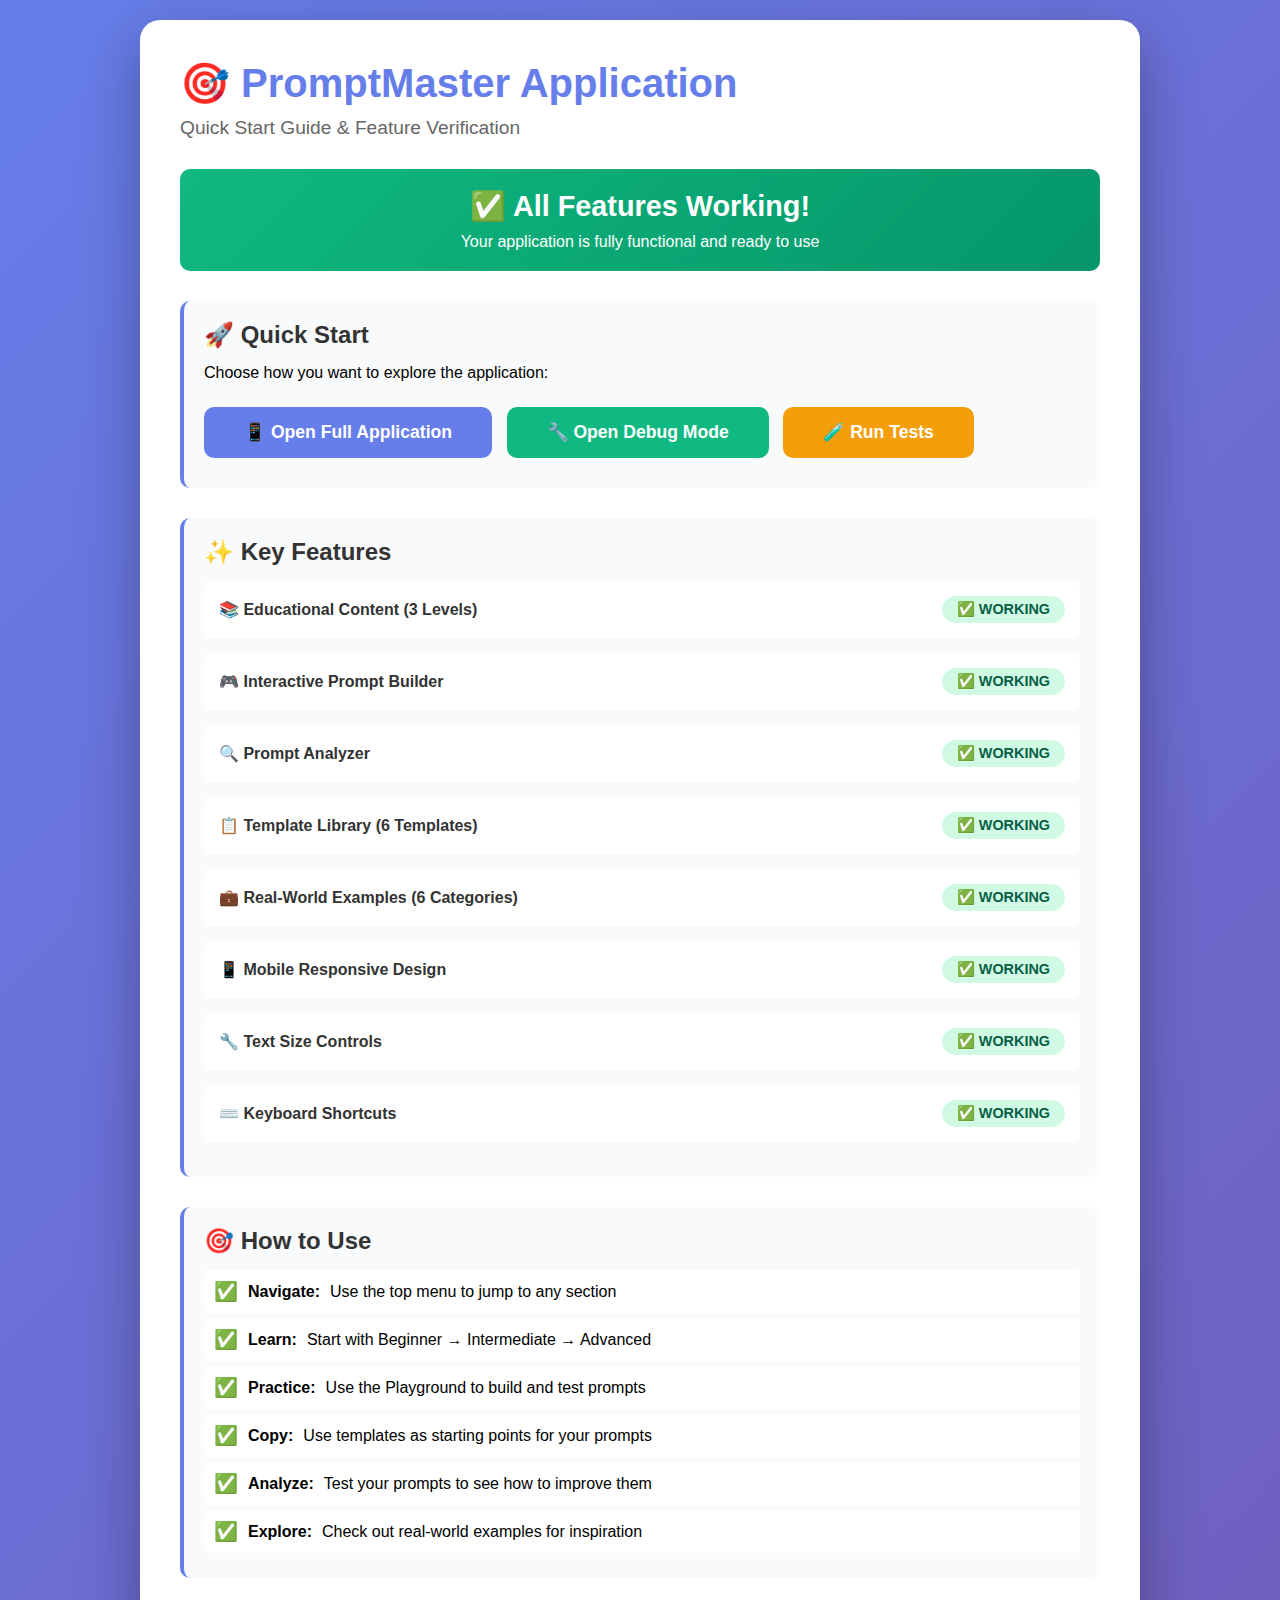
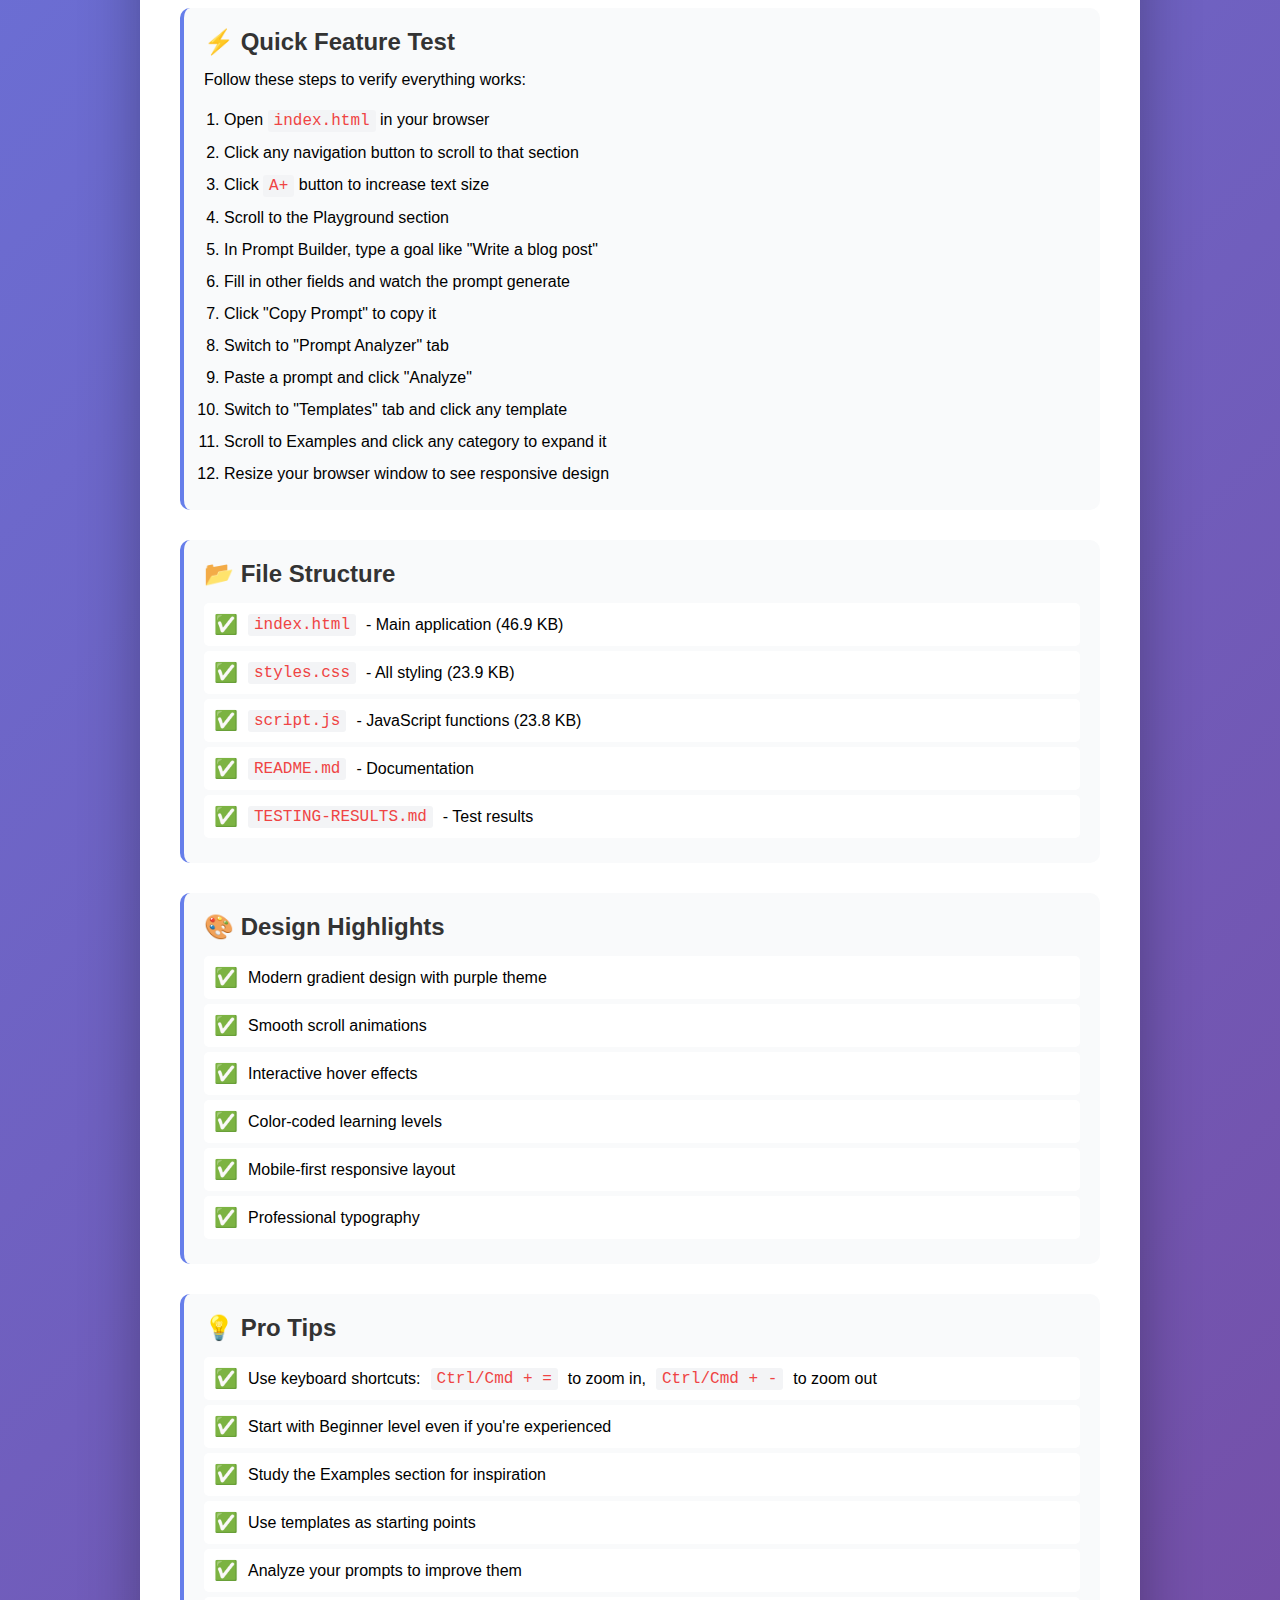
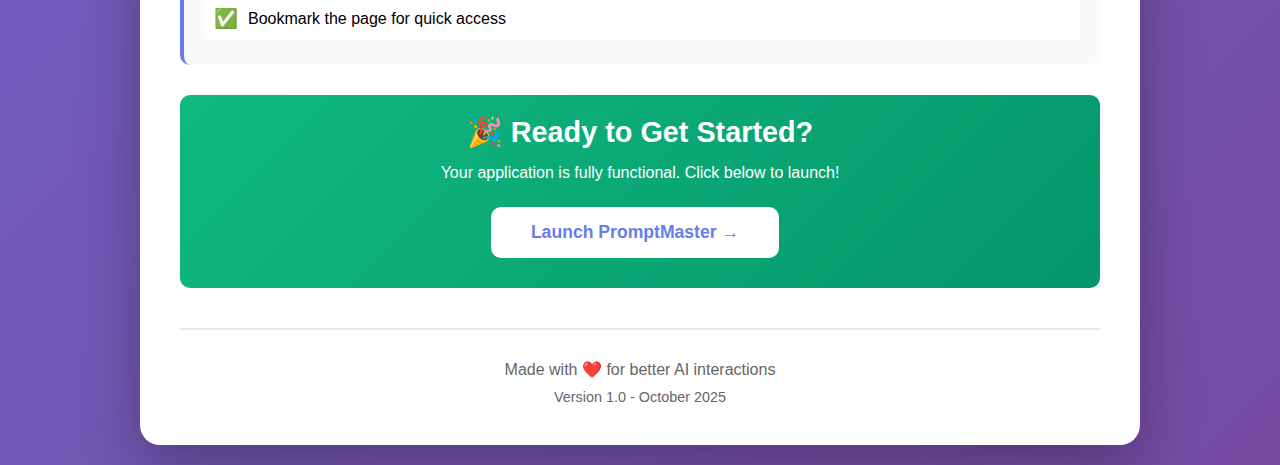
<file: QUICK-START.html>
<!DOCTYPE html>
<html lang="en">
<head>
    <meta charset="UTF-8">
    <meta name="viewport" content="width=device-width, initial-scale=1.0">
    <title>PromptMaster - Quick Start Guide</title>
    <style>
        * {
            margin: 0;
            padding: 0;
            box-sizing: border-box;
        }
        body {
            font-family: -apple-system, BlinkMacSystemFont, 'Segoe UI', Roboto, sans-serif;
            background: linear-gradient(135deg, #667eea 0%, #764ba2 100%);
            min-height: 100vh;
            padding: 20px;
        }
        .container {
            max-width: 1000px;
            margin: 0 auto;
            background: white;
            border-radius: 20px;
            padding: 40px;
            box-shadow: 0 20px 60px rgba(0,0,0,0.3);
        }
        h1 {
            color: #667eea;
            font-size: 2.5em;
            margin-bottom: 10px;
        }
        .subtitle {
            color: #666;
            font-size: 1.2em;
            margin-bottom: 30px;
        }
        .section {
            margin: 30px 0;
            padding: 20px;
            background: #f9fafb;
            border-radius: 10px;
            border-left: 4px solid #667eea;
        }
        .section h2 {
            color: #333;
            margin-bottom: 15px;
        }
        .feature {
            margin: 15px 0;
            padding: 15px;
            background: white;
            border-radius: 8px;
            display: flex;
            justify-content: space-between;
            align-items: center;
        }
        .feature-name {
            font-weight: 600;
            color: #333;
        }
        .feature-status {
            padding: 5px 15px;
            border-radius: 20px;
            font-weight: 600;
            font-size: 0.9em;
        }
        .feature-status.working {
            background: #d1fae5;
            color: #065f46;
        }
        .btn {
            display: inline-block;
            padding: 15px 40px;
            background: #667eea;
            color: white;
            text-decoration: none;
            border-radius: 10px;
            font-weight: 600;
            font-size: 1.1em;
            margin: 10px 10px 10px 0;
            transition: all 0.3s;
            border: none;
            cursor: pointer;
        }
        .btn:hover {
            background: #4f46e5;
            transform: translateY(-2px);
            box-shadow: 0 10px 20px rgba(0,0,0,0.2);
        }
        .btn.secondary {
            background: #10b981;
        }
        .btn.secondary:hover {
            background: #059669;
        }
        .btn.tertiary {
            background: #f59e0b;
        }
        .btn.tertiary:hover {
            background: #d97706;
        }
        .checklist {
            list-style: none;
            padding: 0;
        }
        .checklist li {
            padding: 10px;
            margin: 5px 0;
            background: white;
            border-radius: 5px;
            display: flex;
            align-items: center;
            gap: 10px;
        }
        .checklist li::before {
            content: '✅';
            font-size: 1.2em;
        }
        .banner {
            background: linear-gradient(135deg, #10b981, #059669);
            color: white;
            padding: 20px;
            border-radius: 10px;
            text-align: center;
            margin: 30px 0;
        }
        .banner h3 {
            font-size: 1.8em;
            margin-bottom: 10px;
        }
        code {
            background: #f3f4f6;
            padding: 2px 6px;
            border-radius: 3px;
            font-family: 'Courier New', monospace;
            color: #ef4444;
        }
    </style>
</head>
<body>
    <div class="container">
        <h1>🎯 PromptMaster Application</h1>
        <p class="subtitle">Quick Start Guide & Feature Verification</p>

        <div class="banner">
            <h3>✅ All Features Working!</h3>
            <p>Your application is fully functional and ready to use</p>
        </div>

        <div class="section">
            <h2>🚀 Quick Start</h2>
            <p style="margin-bottom: 15px;">Choose how you want to explore the application:</p>
            <a href="index.html" class="btn">📱 Open Full Application</a>
            <a href="debug-test.html" class="btn secondary">🔧 Open Debug Mode</a>
            <a href="test-integrated.html" class="btn tertiary">🧪 Run Tests</a>
        </div>

        <div class="section">
            <h2>✨ Key Features</h2>
            
            <div class="feature">
                <span class="feature-name">📚 Educational Content (3 Levels)</span>
                <span class="feature-status working">✅ WORKING</span>
            </div>
            
            <div class="feature">
                <span class="feature-name">🎮 Interactive Prompt Builder</span>
                <span class="feature-status working">✅ WORKING</span>
            </div>
            
            <div class="feature">
                <span class="feature-name">🔍 Prompt Analyzer</span>
                <span class="feature-status working">✅ WORKING</span>
            </div>
            
            <div class="feature">
                <span class="feature-name">📋 Template Library (6 Templates)</span>
                <span class="feature-status working">✅ WORKING</span>
            </div>
            
            <div class="feature">
                <span class="feature-name">💼 Real-World Examples (6 Categories)</span>
                <span class="feature-status working">✅ WORKING</span>
            </div>
            
            <div class="feature">
                <span class="feature-name">📱 Mobile Responsive Design</span>
                <span class="feature-status working">✅ WORKING</span>
            </div>
            
            <div class="feature">
                <span class="feature-name">🔧 Text Size Controls</span>
                <span class="feature-status working">✅ WORKING</span>
            </div>
            
            <div class="feature">
                <span class="feature-name">⌨️ Keyboard Shortcuts</span>
                <span class="feature-status working">✅ WORKING</span>
            </div>
        </div>

        <div class="section">
            <h2>🎯 How to Use</h2>
            <ul class="checklist">
                <li><strong>Navigate:</strong> Use the top menu to jump to any section</li>
                <li><strong>Learn:</strong> Start with Beginner → Intermediate → Advanced</li>
                <li><strong>Practice:</strong> Use the Playground to build and test prompts</li>
                <li><strong>Copy:</strong> Use templates as starting points for your prompts</li>
                <li><strong>Analyze:</strong> Test your prompts to see how to improve them</li>
                <li><strong>Explore:</strong> Check out real-world examples for inspiration</li>
            </ul>
        </div>

        <div class="section">
            <h2>⚡ Quick Feature Test</h2>
            <p style="margin-bottom: 15px;">Follow these steps to verify everything works:</p>
            <ol style="line-height: 2; padding-left: 20px;">
                <li>Open <code>index.html</code> in your browser</li>
                <li>Click any navigation button to scroll to that section</li>
                <li>Click <code>A+</code> button to increase text size</li>
                <li>Scroll to the Playground section</li>
                <li>In Prompt Builder, type a goal like "Write a blog post"</li>
                <li>Fill in other fields and watch the prompt generate</li>
                <li>Click "Copy Prompt" to copy it</li>
                <li>Switch to "Prompt Analyzer" tab</li>
                <li>Paste a prompt and click "Analyze"</li>
                <li>Switch to "Templates" tab and click any template</li>
                <li>Scroll to Examples and click any category to expand it</li>
                <li>Resize your browser window to see responsive design</li>
            </ol>
        </div>

        <div class="section">
            <h2>📂 File Structure</h2>
            <ul class="checklist">
                <li><code>index.html</code> - Main application (46.9 KB)</li>
                <li><code>styles.css</code> - All styling (23.9 KB)</li>
                <li><code>script.js</code> - JavaScript functions (23.8 KB)</li>
                <li><code>README.md</code> - Documentation</li>
                <li><code>TESTING-RESULTS.md</code> - Test results</li>
            </ul>
        </div>

        <div class="section">
            <h2>🎨 Design Highlights</h2>
            <ul class="checklist">
                <li>Modern gradient design with purple theme</li>
                <li>Smooth scroll animations</li>
                <li>Interactive hover effects</li>
                <li>Color-coded learning levels</li>
                <li>Mobile-first responsive layout</li>
                <li>Professional typography</li>
            </ul>
        </div>

        <div class="section">
            <h2>💡 Pro Tips</h2>
            <ul class="checklist">
                <li>Use keyboard shortcuts: <code>Ctrl/Cmd + =</code> to zoom in, <code>Ctrl/Cmd + -</code> to zoom out</li>
                <li>Start with Beginner level even if you're experienced</li>
                <li>Study the Examples section for inspiration</li>
                <li>Use templates as starting points</li>
                <li>Analyze your prompts to improve them</li>
                <li>Bookmark the page for quick access</li>
            </ul>
        </div>

        <div class="banner">
            <h3>🎉 Ready to Get Started?</h3>
            <p style="margin: 15px 0;">Your application is fully functional. Click below to launch!</p>
            <a href="index.html" class="btn" style="background: white; color: #667eea;">Launch PromptMaster →</a>
        </div>

        <div style="text-align: center; margin-top: 40px; padding-top: 30px; border-top: 2px solid #e5e7eb; color: #666;">
            <p>Made with ❤️ for better AI interactions</p>
            <p style="font-size: 0.9em; margin-top: 10px;">Version 1.0 - October 2025</p>
        </div>
    </div>
</body>
</html>
</file>
<file: styles.css>
/* ===========================
   Global Styles & Variables
   =========================== */
:root {
    --primary-color: #6366f1;
    --primary-dark: #4f46e5;
    --primary-light: #818cf8;
    --secondary-color: #10b981;
    --accent-color: #f59e0b;
    --danger-color: #ef4444;
    --text-primary: #1f2937;
    --text-secondary: #6b7280;
    --text-light: #9ca3af;
    --bg-primary: #ffffff;
    --bg-secondary: #f9fafb;
    --bg-tertiary: #f3f4f6;
    --border-color: #e5e7eb;
    --shadow-sm: 0 1px 2px 0 rgba(0, 0, 0, 0.05);
    --shadow-md: 0 4px 6px -1px rgba(0, 0, 0, 0.1);
    --shadow-lg: 0 10px 15px -3px rgba(0, 0, 0, 0.1);
    --shadow-xl: 0 20px 25px -5px rgba(0, 0, 0, 0.1);
    --radius-sm: 0.375rem;
    --radius-md: 0.5rem;
    --radius-lg: 0.75rem;
    --radius-xl: 1rem;
    --transition: all 0.3s ease;
}

* {
    margin: 0;
    padding: 0;
    box-sizing: border-box;
}

html {
    scroll-behavior: smooth;
    font-size: 16px;
}

body {
    font-family: 'Inter', -apple-system, BlinkMacSystemFont, 'Segoe UI', Roboto, sans-serif;
    line-height: 1.6;
    color: var(--text-primary);
    background-color: var(--bg-secondary);
    overflow-x: hidden;
}

.container {
    max-width: 1200px;
    margin: 0 auto;
    padding: 0 1.5rem;
}

/* Text Size Adjustment Classes */
body.text-small {
    font-size: 14px;
}

body.text-large {
    font-size: 18px;
}

body.text-xlarge {
    font-size: 20px;
}

/* ===========================
   Navigation Bar
   =========================== */
.navbar {
    background: var(--bg-primary);
    box-shadow: var(--shadow-md);
    position: sticky;
    top: 0;
    z-index: 1000;
    padding: 1rem 0;
}

.nav-container {
    max-width: 1400px;
    margin: 0 auto;
    padding: 0 1.5rem;
    display: flex;
    justify-content: space-between;
    align-items: center;
}

.logo {
    display: flex;
    align-items: center;
    gap: 0.5rem;
    font-size: 1.5rem;
    font-weight: 700;
    color: var(--primary-color);
}

.logo-icon {
    height: 40px;
    width: auto;
    display: block;
}

.nav-controls {
    display: flex;
    align-items: center;
    gap: 0.5rem;
}

.nav-link {
    background: none;
    border: none;
    color: var(--text-secondary);
    font-size: 0.95rem;
    font-weight: 500;
    padding: 0.5rem 1rem;
    cursor: pointer;
    border-radius: var(--radius-md);
    transition: var(--transition);
}

.nav-link:hover {
    background: var(--bg-tertiary);
    color: var(--primary-color);
}

.text-size-control {
    display: flex;
    gap: 0.25rem;
    margin-left: 1rem;
    padding-left: 1rem;
    border-left: 2px solid var(--border-color);
}

.size-btn {
    background: var(--bg-tertiary);
    border: 1px solid var(--border-color);
    padding: 0.4rem 0.7rem;
    cursor: pointer;
    border-radius: var(--radius-sm);
    font-weight: 600;
    transition: var(--transition);
    font-size: 0.85rem;
}

.size-btn:hover {
    background: var(--primary-color);
    color: white;
    border-color: var(--primary-color);
}

.mobile-menu-btn {
    display: none;
    background: var(--primary-color);
    color: white;
    border: none;
    padding: 0.5rem 1rem;
    font-size: 1.5rem;
    cursor: pointer;
    border-radius: var(--radius-md);
}

.mobile-menu {
    display: none;
    position: fixed;
    top: 70px;
    left: 0;
    right: 0;
    background: var(--bg-primary);
    box-shadow: var(--shadow-lg);
    padding: 1rem;
    flex-direction: column;
    gap: 0.5rem;
    z-index: 999;
}

.mobile-menu.active {
    display: flex;
}

/* ===========================
   Hero Section
   =========================== */
.hero {
    background: linear-gradient(135deg, #667eea 0%, #764ba2 100%);
    color: white;
    padding: 6rem 1.5rem;
    text-align: center;
    position: relative;
    overflow: hidden;
}

.hero::before {
    content: '';
    position: absolute;
    top: 0;
    left: 0;
    right: 0;
    bottom: 0;
    background: url('data:image/svg+xml,<svg width="100" height="100" xmlns="http://www.w3.org/2000/svg"><defs><pattern id="grid" width="40" height="40" patternUnits="userSpaceOnUse"><path d="M 40 0 L 0 0 0 40" fill="none" stroke="rgba(255,255,255,0.1)" stroke-width="1"/></pattern></defs><rect width="100" height="100" fill="url(%23grid)" /></svg>');
    opacity: 0.3;
}

.hero-content {
    position: relative;
    z-index: 1;
    max-width: 900px;
    margin: 0 auto;
}

.hero-title {
    font-size: 3.5rem;
    font-weight: 800;
    margin-bottom: 1rem;
    line-height: 1.2;
    text-shadow: 2px 2px 4px rgba(0, 0, 0, 0.2);
}

.hero-subtitle {
    font-size: 1.25rem;
    margin-bottom: 3rem;
    opacity: 0.95;
    line-height: 1.8;
}

.hero-stats {
    display: flex;
    justify-content: center;
    gap: 3rem;
    margin-bottom: 3rem;
    flex-wrap: wrap;
}

.stat-card {
    text-align: center;
}

.stat-number {
    font-size: 3rem;
    font-weight: 800;
    line-height: 1;
}

.stat-label {
    font-size: 1rem;
    opacity: 0.9;
    margin-top: 0.5rem;
}

.cta-button {
    background: white;
    color: var(--primary-color);
    border: none;
    padding: 1rem 3rem;
    font-size: 1.1rem;
    font-weight: 600;
    border-radius: var(--radius-lg);
    cursor: pointer;
    transition: var(--transition);
    box-shadow: var(--shadow-lg);
}

.cta-button:hover {
    transform: translateY(-2px);
    box-shadow: var(--shadow-xl);
}

/* ===========================
   Introduction Section
   =========================== */
.intro-section {
    padding: 5rem 1.5rem;
    background: var(--bg-primary);
}

.section-title {
    font-size: 2.5rem;
    font-weight: 700;
    text-align: center;
    margin-bottom: 3rem;
    color: var(--text-primary);
}

.section-subtitle {
    text-align: center;
    color: var(--text-secondary);
    font-size: 1.1rem;
    margin-bottom: 2rem;
}

.intro-grid {
    display: grid;
    grid-template-columns: repeat(auto-fit, minmax(300px, 1fr));
    gap: 2rem;
}

.intro-card {
    background: var(--bg-secondary);
    padding: 2rem;
    border-radius: var(--radius-xl);
    text-align: center;
    transition: var(--transition);
    border: 2px solid transparent;
}

.intro-card:hover {
    transform: translateY(-5px);
    border-color: var(--primary-color);
    box-shadow: var(--shadow-lg);
}

.intro-icon {
    font-size: 3rem;
    margin-bottom: 1rem;
}

.intro-card h3 {
    font-size: 1.5rem;
    margin-bottom: 1rem;
    color: var(--text-primary);
}

.intro-card p {
    color: var(--text-secondary);
    line-height: 1.8;
}

/* ===========================
   Content Sections
   =========================== */
.content-section {
    padding: 5rem 1.5rem;
    background: var(--bg-secondary);
}

.content-section:nth-child(even) {
    background: var(--bg-primary);
}

.level-badge {
    display: inline-block;
    padding: 0.5rem 1.5rem;
    border-radius: var(--radius-lg);
    font-weight: 600;
    font-size: 0.9rem;
    margin-bottom: 1rem;
    text-transform: uppercase;
    letter-spacing: 1px;
}

.beginner-badge {
    background: linear-gradient(135deg, #10b981, #059669);
    color: white;
}

.intermediate-badge {
    background: linear-gradient(135deg, #f59e0b, #d97706);
    color: white;
}

.advanced-badge {
    background: linear-gradient(135deg, #ef4444, #dc2626);
    color: white;
}

.content-card {
    background: var(--bg-primary);
    padding: 2rem;
    border-radius: var(--radius-lg);
    margin-bottom: 2rem;
    box-shadow: var(--shadow-sm);
    border-left: 4px solid var(--primary-color);
    transition: var(--transition);
}

.content-card:hover {
    box-shadow: var(--shadow-md);
    transform: translateX(5px);
}

.content-card h3 {
    font-size: 1.5rem;
    margin-bottom: 1rem;
    color: var(--primary-color);
}

.content-card p {
    color: var(--text-secondary);
    margin-bottom: 1.5rem;
    line-height: 1.8;
}

.example-box {
    background: var(--bg-tertiary);
    padding: 1.5rem;
    border-radius: var(--radius-md);
    margin-bottom: 1rem;
    border-left: 4px solid;
}

.example-box.bad {
    border-color: var(--danger-color);
    background: #fef2f2;
}

.example-box.good {
    border-color: var(--secondary-color);
    background: #f0fdf4;
}

.example-label {
    font-weight: 600;
    margin-bottom: 0.75rem;
    font-size: 0.95rem;
}

.example-box code {
    display: block;
    background: white;
    padding: 1rem;
    border-radius: var(--radius-sm);
    font-family: 'Fira Code', monospace;
    font-size: 0.9rem;
    line-height: 1.6;
    white-space: pre-wrap;
    word-break: break-word;
    color: var(--text-primary);
}

.technique-note {
    background: #eff6ff;
    padding: 1rem;
    border-radius: var(--radius-md);
    margin-top: 1rem;
    border-left: 3px solid var(--primary-color);
    color: var(--text-secondary);
}

.tips-box {
    background: linear-gradient(135deg, #667eea, #764ba2);
    color: white;
    padding: 2rem;
    border-radius: var(--radius-lg);
    margin-top: 2rem;
}

.tips-box h4 {
    font-size: 1.3rem;
    margin-bottom: 1rem;
}

.tips-box ul {
    list-style: none;
    padding-left: 0;
}

.tips-box li {
    padding: 0.5rem 0;
    padding-left: 1.5rem;
    position: relative;
}

.tips-box li::before {
    content: '✓';
    position: absolute;
    left: 0;
    font-weight: bold;
}

/* ===========================
   Examples Section
   =========================== */
.examples-section {
    background: var(--bg-primary);
}

.examples-grid {
    display: grid;
    gap: 1.5rem;
}

.example-category {
    background: var(--bg-secondary);
    border-radius: var(--radius-lg);
    overflow: hidden;
    box-shadow: var(--shadow-sm);
    transition: var(--transition);
}

.example-category:hover {
    box-shadow: var(--shadow-md);
}

.category-header {
    display: flex;
    align-items: center;
    gap: 1rem;
    padding: 1.5rem;
    cursor: pointer;
    background: var(--bg-primary);
    transition: var(--transition);
}

.category-header:hover {
    background: var(--bg-tertiary);
}

.category-icon {
    font-size: 2rem;
}

.category-header h3 {
    flex: 1;
    font-size: 1.3rem;
}

.expand-icon {
    font-size: 1.2rem;
    transition: transform 0.3s ease;
}

.example-category.active .expand-icon {
    transform: rotate(180deg);
}

.category-content {
    max-height: 0;
    overflow: hidden;
    transition: max-height 0.4s ease;
}

.example-category.active .category-content {
    max-height: 2000px;
}

.comparison-box {
    padding: 1.5rem;
    display: grid;
    gap: 1.5rem;
}

.comparison-item {
    padding: 1.5rem;
    border-radius: var(--radius-md);
    border: 2px solid;
}

.comparison-item.poor {
    border-color: var(--danger-color);
    background: #fef2f2;
}

.comparison-item.strong {
    border-color: var(--secondary-color);
    background: #f0fdf4;
}

.comparison-item h4 {
    margin-bottom: 1rem;
    font-size: 1.1rem;
}

.comparison-item code {
    display: block;
    background: white;
    padding: 1rem;
    border-radius: var(--radius-sm);
    font-family: 'Fira Code', monospace;
    font-size: 0.85rem;
    line-height: 1.6;
    white-space: pre-wrap;
    word-break: break-word;
}

/* ===========================
   Playground Section
   =========================== */
.playground-section {
    background: var(--bg-secondary);
    padding: 5rem 1.5rem;
}

.playground-container {
    background: var(--bg-primary);
    border-radius: var(--radius-xl);
    box-shadow: var(--shadow-lg);
    overflow: hidden;
}

.playground-tabs {
    display: flex;
    gap: 0;
    background: var(--bg-tertiary);
    border-bottom: 2px solid var(--border-color);
}

.playground-tab {
    flex: 1;
    padding: 1rem 2rem;
    background: transparent;
    border: none;
    cursor: pointer;
    font-weight: 600;
    color: var(--text-secondary);
    transition: var(--transition);
    border-bottom: 3px solid transparent;
}

.playground-tab:hover {
    background: rgba(99, 102, 241, 0.05);
    color: var(--primary-color);
}

.playground-tab.active {
    color: var(--primary-color);
    border-bottom-color: var(--primary-color);
    background: var(--bg-primary);
}

.playground-content {
    display: none;
    padding: 2rem;
}

.playground-content.active {
    display: block;
}

.builder-grid {
    display: grid;
    grid-template-columns: 1fr 1fr;
    gap: 2rem;
}

.builder-section h3,
.builder-output h3 {
    font-size: 1.5rem;
    margin-bottom: 1.5rem;
    color: var(--text-primary);
}

.form-group {
    margin-bottom: 1.5rem;
}

.form-group label {
    display: block;
    font-weight: 600;
    margin-bottom: 0.5rem;
    color: var(--text-primary);
}

.form-group input,
.form-group textarea,
.form-group select {
    width: 100%;
    padding: 0.75rem;
    border: 2px solid var(--border-color);
    border-radius: var(--radius-md);
    font-family: inherit;
    font-size: 0.95rem;
    transition: var(--transition);
}

.form-group input:focus,
.form-group textarea:focus,
.form-group select:focus {
    outline: none;
    border-color: var(--primary-color);
    box-shadow: 0 0 0 3px rgba(99, 102, 241, 0.1);
}

.generated-prompt {
    background: var(--bg-tertiary);
    padding: 1.5rem;
    border-radius: var(--radius-md);
    min-height: 300px;
    margin-bottom: 1rem;
    border: 2px solid var(--border-color);
}

.generated-prompt .placeholder {
    color: var(--text-light);
    font-style: italic;
    text-align: center;
    padding-top: 2rem;
}

.generated-prompt.has-content {
    background: white;
    border-color: var(--primary-color);
    white-space: pre-wrap;
    font-family: 'Fira Code', monospace;
    font-size: 0.9rem;
    line-height: 1.8;
}

.copy-btn {
    background: var(--primary-color);
    color: white;
    border: none;
    padding: 0.75rem 1.5rem;
    border-radius: var(--radius-md);
    cursor: pointer;
    font-weight: 600;
    transition: var(--transition);
    margin-bottom: 1rem;
}

.copy-btn:hover {
    background: var(--primary-dark);
    transform: translateY(-2px);
}

.prompt-quality {
    background: var(--bg-tertiary);
    padding: 1.5rem;
    border-radius: var(--radius-md);
}

.prompt-quality h4 {
    margin-bottom: 1rem;
}

.quality-bar {
    background: var(--border-color);
    height: 30px;
    border-radius: var(--radius-lg);
    overflow: hidden;
    margin-bottom: 1rem;
}

.quality-fill {
    height: 100%;
    background: linear-gradient(90deg, var(--danger-color), var(--accent-color), var(--secondary-color));
    transition: width 0.5s ease;
    display: flex;
    align-items: center;
    justify-content: flex-end;
    padding-right: 0.5rem;
    color: white;
    font-weight: 600;
}

.analyzer-container {
    max-width: 900px;
    margin: 0 auto;
}

.analyzer-container h3 {
    font-size: 1.5rem;
    margin-bottom: 1rem;
}

.analyzer-container p {
    color: var(--text-secondary);
    margin-bottom: 1.5rem;
}

#analyzerInput {
    width: 100%;
    padding: 1rem;
    border: 2px solid var(--border-color);
    border-radius: var(--radius-md);
    font-family: 'Fira Code', monospace;
    font-size: 0.95rem;
    margin-bottom: 1rem;
}

.analyze-btn {
    background: var(--primary-color);
    color: white;
    border: none;
    padding: 0.75rem 2rem;
    border-radius: var(--radius-md);
    cursor: pointer;
    font-weight: 600;
    transition: var(--transition);
}

.analyze-btn:hover {
    background: var(--primary-dark);
}

.analysis-results {
    margin-top: 2rem;
}

.analysis-score {
    background: var(--bg-tertiary);
    padding: 2rem;
    border-radius: var(--radius-lg);
    margin-bottom: 2rem;
    text-align: center;
}

.score-circle {
    width: 150px;
    height: 150px;
    border-radius: 50%;
    margin: 0 auto 1rem;
    display: flex;
    align-items: center;
    justify-content: center;
    font-size: 3rem;
    font-weight: 800;
    border: 8px solid;
}

.score-circle.poor {
    border-color: var(--danger-color);
    color: var(--danger-color);
}

.score-circle.fair {
    border-color: var(--accent-color);
    color: var(--accent-color);
}

.score-circle.good {
    border-color: var(--secondary-color);
    color: var(--secondary-color);
}

.analysis-feedback {
    display: grid;
    gap: 1rem;
}

.feedback-item {
    background: var(--bg-primary);
    padding: 1.5rem;
    border-radius: var(--radius-md);
    border-left: 4px solid;
}

.feedback-item.positive {
    border-color: var(--secondary-color);
}

.feedback-item.negative {
    border-color: var(--danger-color);
}

.feedback-item.suggestion {
    border-color: var(--accent-color);
}

.feedback-item h4 {
    margin-bottom: 0.5rem;
    display: flex;
    align-items: center;
    gap: 0.5rem;
}

.templates-grid {
    display: grid;
    grid-template-columns: repeat(auto-fit, minmax(300px, 1fr));
    gap: 1.5rem;
    margin-top: 2rem;
}

.template-card {
    background: var(--bg-tertiary);
    padding: 1.5rem;
    border-radius: var(--radius-lg);
    cursor: pointer;
    transition: var(--transition);
    border: 2px solid transparent;
}

.template-card:hover {
    border-color: var(--primary-color);
    transform: translateY(-5px);
    box-shadow: var(--shadow-md);
}

.template-card h4 {
    font-size: 1.2rem;
    margin-bottom: 0.5rem;
    color: var(--primary-color);
}

.template-card p {
    color: var(--text-secondary);
    margin-bottom: 1rem;
    font-size: 0.9rem;
}

.template-preview {
    display: block;
    background: white;
    padding: 1rem;
    border-radius: var(--radius-sm);
    font-family: 'Fira Code', monospace;
    font-size: 0.8rem;
    color: var(--text-secondary);
    line-height: 1.6;
}

/* ===========================
   Mistakes Section
   =========================== */
.mistakes-section {
    background: var(--bg-primary);
    padding: 5rem 1.5rem;
}

.mistakes-grid {
    display: grid;
    grid-template-columns: repeat(auto-fit, minmax(300px, 1fr));
    gap: 2rem;
}

.mistake-card {
    background: var(--bg-secondary);
    padding: 2rem;
    border-radius: var(--radius-lg);
    transition: var(--transition);
}

.mistake-card:hover {
    transform: translateY(-5px);
    box-shadow: var(--shadow-md);
}

.mistake-icon {
    font-size: 2.5rem;
    margin-bottom: 1rem;
}

.mistake-card h3 {
    font-size: 1.3rem;
    margin-bottom: 1rem;
    color: var(--danger-color);
}

.mistake-card p {
    color: var(--text-secondary);
    margin-bottom: 1rem;
    line-height: 1.8;
}

.mistake-fix {
    background: #f0fdf4;
    padding: 0.75rem;
    border-radius: var(--radius-md);
    color: var(--secondary-color);
    font-weight: 600;
    font-size: 0.9rem;
}

/* ===========================
   Best Practices Section
   =========================== */
.best-practices-section {
    background: var(--bg-secondary);
    padding: 5rem 1.5rem;
}

.checklist-container {
    display: grid;
    grid-template-columns: repeat(auto-fit, minmax(300px, 1fr));
    gap: 2rem;
}

.checklist-column {
    background: var(--bg-primary);
    padding: 2rem;
    border-radius: var(--radius-lg);
    box-shadow: var(--shadow-sm);
}

.checklist-column h3 {
    font-size: 1.5rem;
    margin-bottom: 1.5rem;
    color: var(--primary-color);
}

.checklist-item {
    display: flex;
    align-items: flex-start;
    gap: 0.75rem;
    margin-bottom: 1rem;
    padding: 0.75rem;
    border-radius: var(--radius-md);
    transition: var(--transition);
}

.checklist-item:hover {
    background: var(--bg-tertiary);
}

.checklist-item input[type="checkbox"] {
    margin-top: 0.25rem;
    width: 18px;
    height: 18px;
    cursor: pointer;
}

.checklist-item label {
    flex: 1;
    cursor: pointer;
    line-height: 1.6;
}

.checklist-item input[type="checkbox"]:checked + label {
    text-decoration: line-through;
    color: var(--text-light);
}

/* ===========================
   Footer
   =========================== */
.footer {
    background: var(--text-primary);
    color: white;
    padding: 3rem 1.5rem 1.5rem;
}

.footer-content {
    display: grid;
    grid-template-columns: repeat(auto-fit, minmax(250px, 1fr));
    gap: 2rem;
    margin-bottom: 2rem;
}

.footer-section h3,
.footer-section h4 {
    margin-bottom: 1rem;
}

.footer-section p {
    color: rgba(255, 255, 255, 0.8);
    line-height: 1.8;
}

.footer-section a {
    display: block;
    color: rgba(255, 255, 255, 0.8);
    text-decoration: none;
    margin-bottom: 0.5rem;
    transition: var(--transition);
}

.footer-section a:hover {
    color: white;
    padding-left: 0.5rem;
}

.footer-bottom {
    text-align: center;
    padding-top: 2rem;
    border-top: 1px solid rgba(255, 255, 255, 0.2);
    color: rgba(255, 255, 255, 0.6);
}

/* ===========================
   Responsive Design
   =========================== */
@media (max-width: 1024px) {
    .builder-grid {
        grid-template-columns: 1fr;
    }
}

@media (max-width: 768px) {
    .hero-title {
        font-size: 2.5rem;
    }

    .hero-subtitle {
        font-size: 1.1rem;
    }

    .hero-stats {
        gap: 1.5rem;
    }

    .stat-number {
        font-size: 2rem;
    }

    .nav-controls {
        display: none;
    }

    .mobile-menu-btn {
        display: block;
    }

    .logo-icon {
        height: 32px;
    }

    .logo-text {
        font-size: 1.2rem;
    }

    .section-title {
        font-size: 2rem;
    }

    .intro-grid,
    .examples-grid,
    .mistakes-grid,
    .checklist-container,
    .templates-grid {
        grid-template-columns: 1fr;
    }

    .playground-tabs {
        flex-direction: column;
    }

    .playground-tab {
        border-bottom: 1px solid var(--border-color);
    }
    
    .comparison-box {
        grid-template-columns: 1fr;
    }
}

@media (max-width: 480px) {
    html {
        font-size: 14px;
    }

    .hero {
        padding: 4rem 1rem;
    }

    .hero-title {
        font-size: 2rem;
    }

    .content-section {
        padding: 3rem 1rem;
    }

    .content-card {
        padding: 1.5rem;
    }

    .example-box code {
        font-size: 0.8rem;
    }
}

/* ===========================
   Animations
   =========================== */
@keyframes fadeInUp {
    from {
        opacity: 0;
        transform: translateY(30px);
    }
    to {
        opacity: 1;
        transform: translateY(0);
    }
}

.content-card,
.intro-card,
.example-category,
.mistake-card {
    animation: fadeInUp 0.6s ease-out;
}

/* ===========================
   Utility Classes
   =========================== */
.text-center {
    text-align: center;
}

.mt-1 { margin-top: 0.5rem; }
.mt-2 { margin-top: 1rem; }
.mt-3 { margin-top: 1.5rem; }
.mt-4 { margin-top: 2rem; }

.mb-1 { margin-bottom: 0.5rem; }
.mb-2 { margin-bottom: 1rem; }
.mb-3 { margin-bottom: 1.5rem; }
.mb-4 { margin-bottom: 2rem; }

.hidden {
    display: none;
}

/* Print Styles */
@media print {
    .navbar,
    .mobile-menu,
    .hero,
    .footer,
    .playground-section {
        display: none;
    }

    .content-section {
        page-break-inside: avoid;
    }
}
</file>
